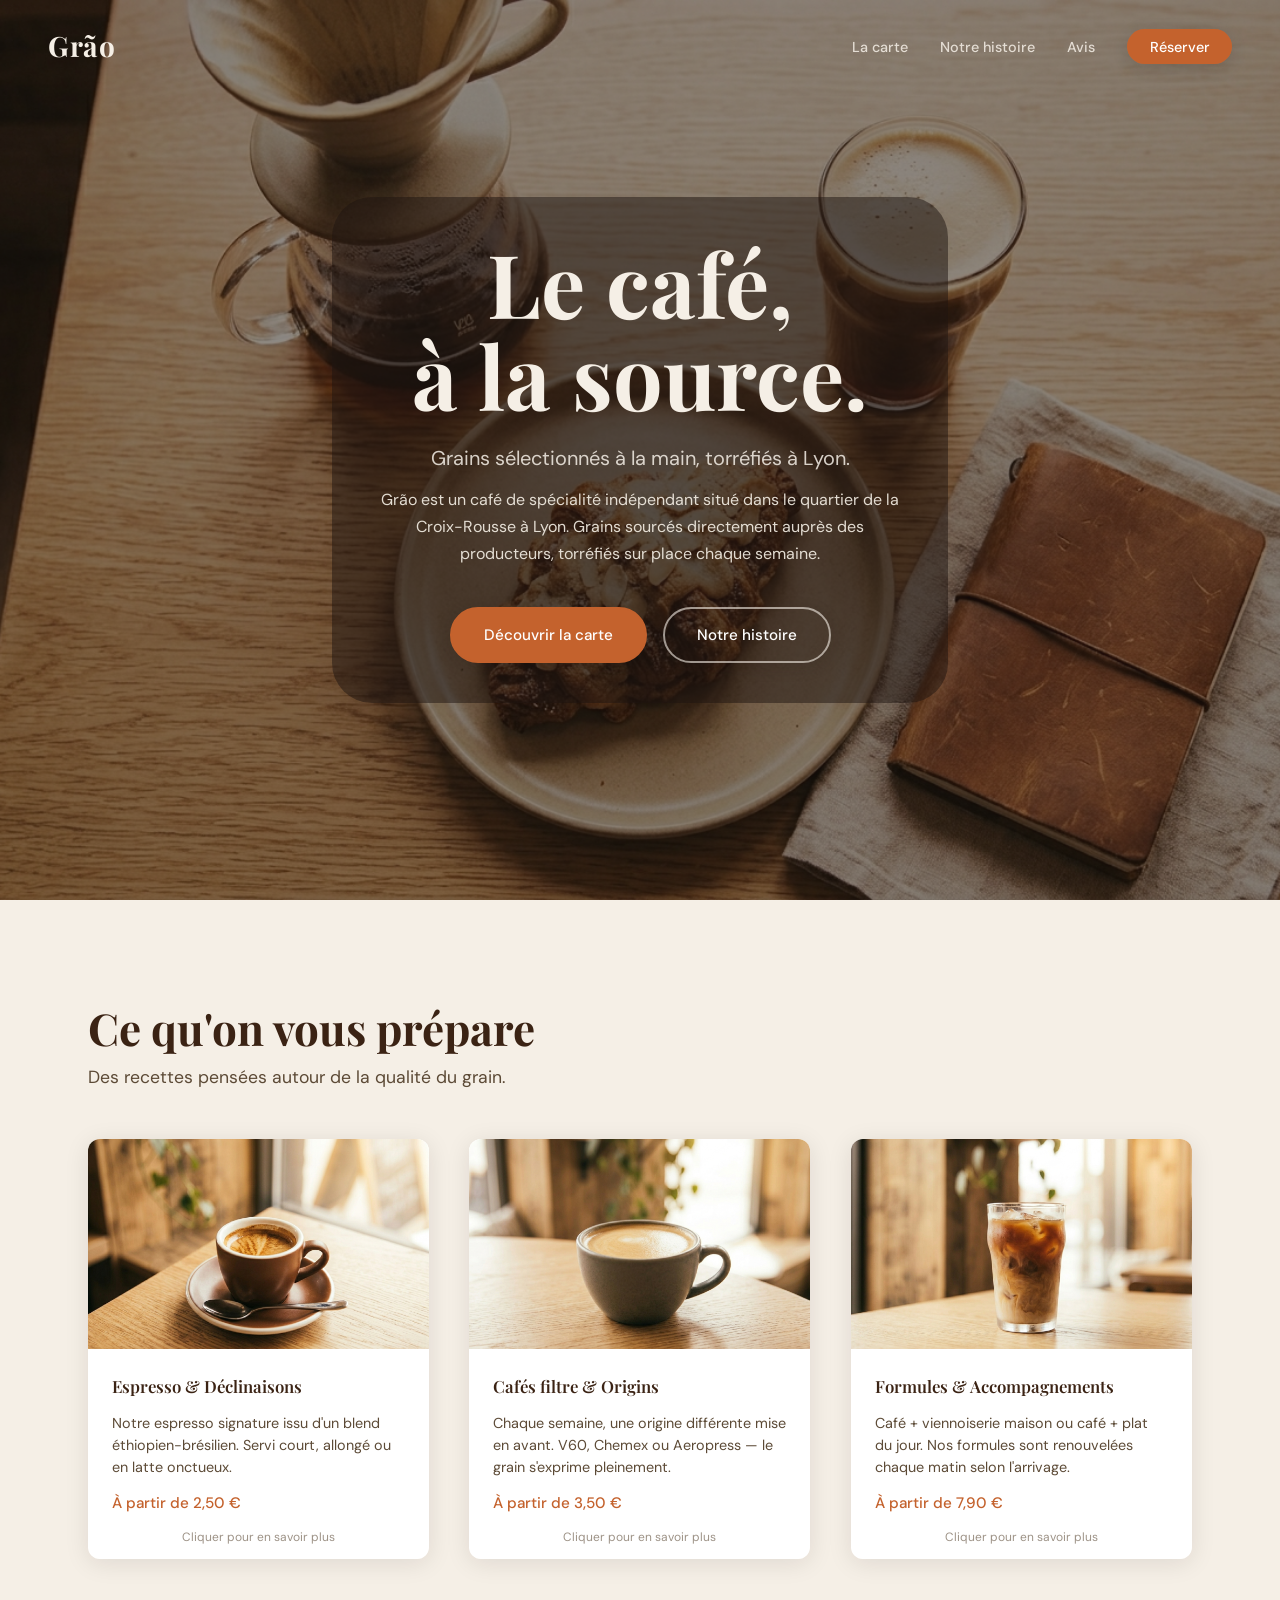
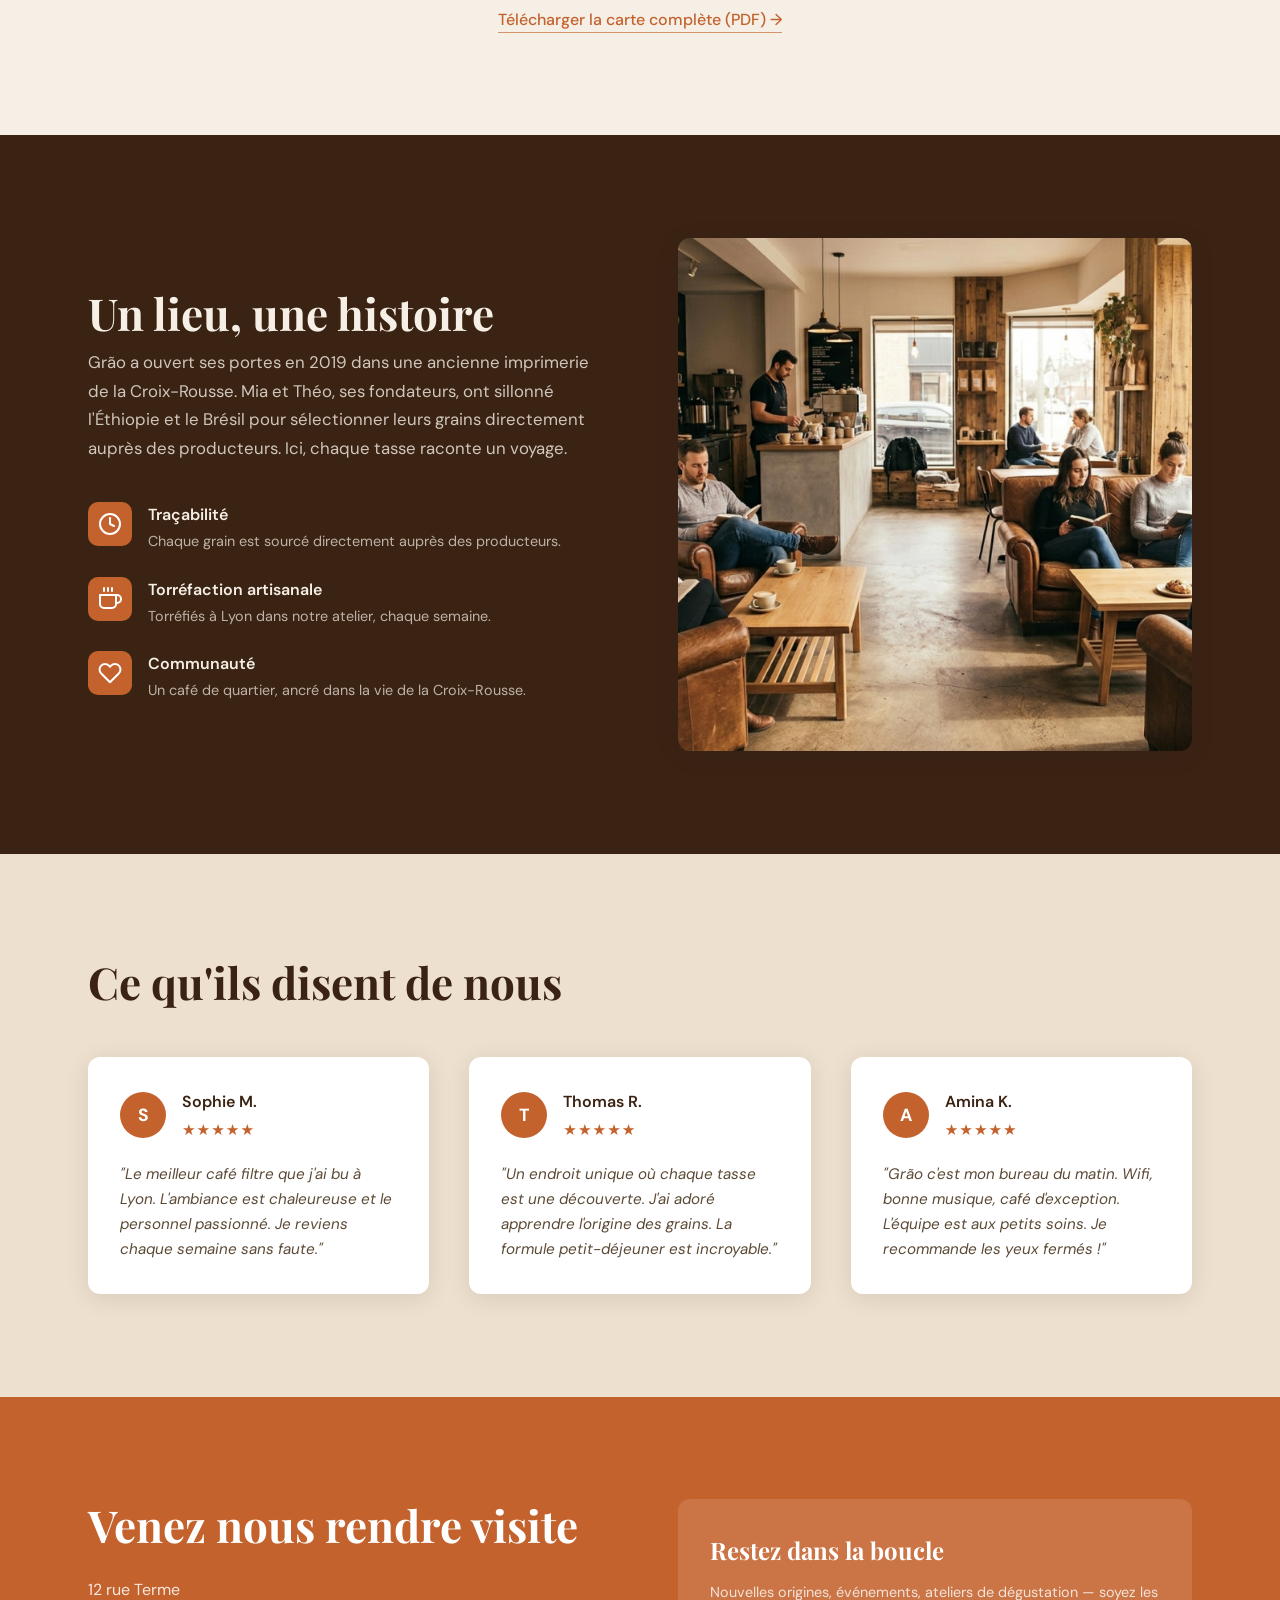
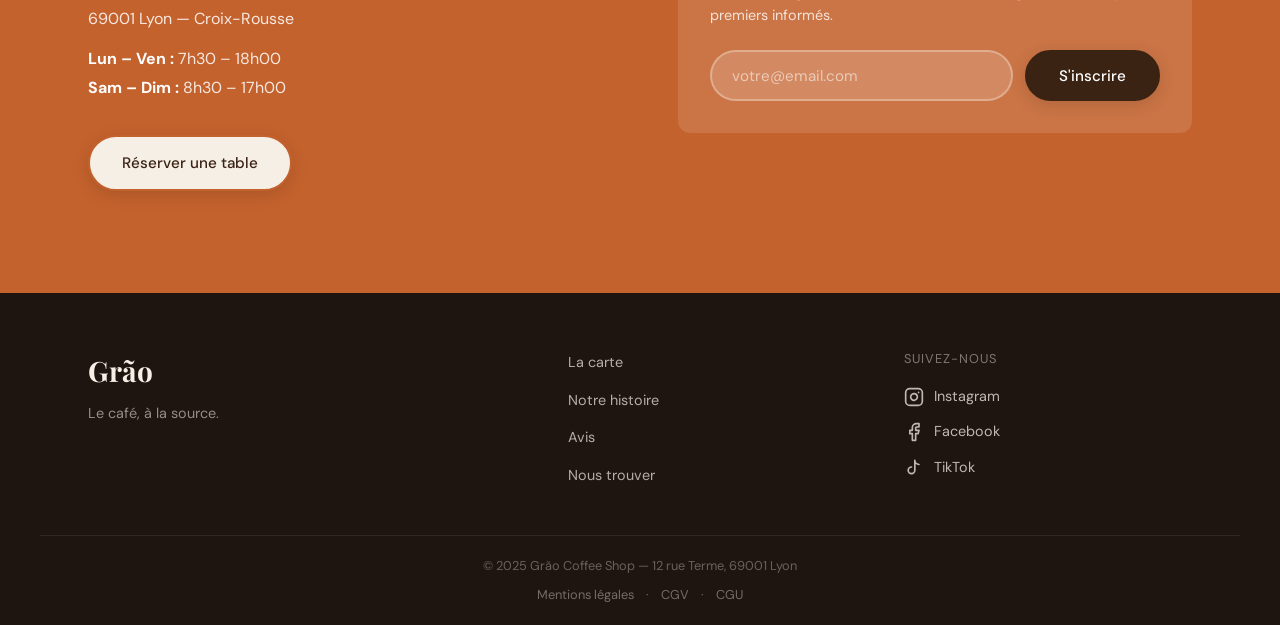
<file: index.html>
<!doctype html>
<html lang="fr">
  <head>
    <meta charset="UTF-8" />
    <meta name="viewport" content="width=device-width, initial-scale=1.0" />
    <title>Grão — Café de spécialité à Lyon</title>
    <meta
      name="description"
      content="Grão est un café de spécialité indépendant situé dans le quartier de la Croix-Rousse à Lyon. Grains sélectionnés à la main, torréfiés sur place."
    />
    <meta name="robots" content="index, follow, max-snippet:-1, max-image-preview:large, max-video-preview:-1" />
    <meta name="author" content="Grão Coffee Shop" />
    <meta
      name="keywords"
      content="café de spécialité Lyon, coffee shop Croix-Rousse, torréfaction artisanale Lyon, café filtre Lyon, espresso Lyon"
    />
    <meta name="geo.region" content="FR-ARA" />
    <meta name="geo.placename" content="Lyon, Croix-Rousse" />
    <link rel="canonical" href="https://grao-coffee.netlify.app/" />

    <!-- Open Graph -->
    <meta property="og:title" content="Grão — Café de spécialité à Lyon" />
    <meta
      property="og:description"
      content="Grão est un café de spécialité indépendant situé dans le quartier de la Croix-Rousse à Lyon. Grains sélectionnés à la main, torréfiés sur place."
    />
    <meta property="og:type" content="website" />
    <meta property="og:url" content="https://grao-coffee.netlify.app/" />
    <meta
      property="og:image"
      content="https://grao-coffee.netlify.app/assets/images/ambiance.png"
    />
    <meta
      property="og:image:alt"
      content="Intérieur du café Grão, Croix-Rousse Lyon"
    />
    <meta property="og:locale" content="fr_FR" />
    <meta property="og:site_name" content="Grão Coffee Shop" />

    <!-- Twitter Card -->
    <meta name="twitter:card" content="summary_large_image" />
    <meta name="twitter:title" content="Grão — Café de spécialité à Lyon" />
    <meta
      name="twitter:description"
      content="Grão est un café de spécialité indépendant situé dans le quartier de la Croix-Rousse à Lyon. Grains sélectionnés à la main, torréfiés sur place."
    />
    <meta
      name="twitter:image"
      content="https://grao-coffee.netlify.app/assets/images/ambiance.png"
    />

    <!-- JSON-LD : LocalBusiness -->
    <script type="application/ld+json">
      {
        "@context": "https://schema.org",
        "@type": "CafeOrCoffeeShop",
        "name": "Grão Coffee Shop",
        "description": "Café de spécialité indépendant situé dans le quartier de la Croix-Rousse à Lyon. Grains sélectionnés à la main, torréfiés sur place.",
        "url": "https://grao-coffee.netlify.app/",
        "image": "https://grao-coffee.netlify.app/assets/images/ambiance.png",
        "address": {
          "@type": "PostalAddress",
          "streetAddress": "12 rue Terme",
          "addressLocality": "Lyon",
          "postalCode": "69001",
          "addressCountry": "FR"
        },
        "geo": {
          "@type": "GeoCoordinates",
          "latitude": 45.7676,
          "longitude": 4.832
        },
        "openingHoursSpecification": [
          {
            "@type": "OpeningHoursSpecification",
            "dayOfWeek": [
              "Monday",
              "Tuesday",
              "Wednesday",
              "Thursday",
              "Friday"
            ],
            "opens": "07:30",
            "closes": "18:00"
          },
          {
            "@type": "OpeningHoursSpecification",
            "dayOfWeek": ["Saturday", "Sunday"],
            "opens": "08:30",
            "closes": "17:00"
          }
        ],
        "telephone": "+33-4-XX-XX-XX-XX",
        "email": "bonjour@grao-coffee.fr",
        "servesCuisine": "Café de spécialité",
        "priceRange": "€",
        "menu": "https://grao-coffee.netlify.app/#carte",
        "logo": {
          "@type": "ImageObject",
          "url": "https://grao-coffee.netlify.app/assets/images/favicon.png"
        },
        "aggregateRating": {
          "@type": "AggregateRating",
          "ratingValue": "5",
          "reviewCount": "3",
          "bestRating": "5",
          "worstRating": "1"
        },
        "sameAs": [
          "https://www.instagram.com/graocoffee",
          "https://www.facebook.com/graocoffee",
          "https://www.tiktok.com/@graocoffee"
        ]
      }
    </script>

    <!-- Favicon -->
    <link rel="icon" type="image/png" href="assets/images/favicon.png" />
    <link rel="apple-touch-icon" href="assets/images/favicon.png" />

    <!-- Google Fonts -->
    <link rel="preconnect" href="https://fonts.googleapis.com" />
    <link rel="preconnect" href="https://fonts.gstatic.com" crossorigin />
    <link
      href="https://fonts.googleapis.com/css2?family=Playfair+Display:wght@600;700&family=DM+Sans:wght@400;500&display=swap"
      rel="stylesheet"
    />

    <link rel="preload" href="style.css" as="style" />
    <link rel="stylesheet" href="style.css" />
    <link rel="dns-prefetch" href="https://fonts.googleapis.com" />
  </head>
  <body>
    <!-- ═══════════════════════════════════════
       HERO
  ═══════════════════════════════════════ -->
    <header role="banner">
      <nav class="nav" aria-label="Navigation principale">
        <a href="#" class="nav__logo" aria-label="Grão, retour à l'accueil"
          >Grão</a
        >
        <ul class="nav__links" role="list">
          <li><a href="#carte">La carte</a></li>
          <li><a href="#histoire">Notre histoire</a></li>
          <li><a href="#avis">Avis</a></li>
          <li><a href="#visiter" class="nav__cta">Réserver</a></li>
        </ul>
        <button
          class="nav__burger"
          aria-label="Ouvrir le menu"
          aria-expanded="false"
          aria-controls="nav-links"
        >
          <span></span><span></span><span></span>
        </button>
      </nav>
    </header>

    <main>
      <!-- ═══════════════════════════════════════
         HERO
    ═══════════════════════════════════════ -->
      <section class="hero" aria-labelledby="hero-title">
        <img src="assets/images/hero.png" alt="Café Grão — coffee shop de spécialité à Lyon Croix-Rousse, ambiance chaleureuse et torréfaction artisanale" class="hero__bg" fetchpriority="high" />
        <div class="hero__content">
          <h1 class="hero__title" id="hero-title">
            Le café,<br />à la source.
          </h1>
          <p class="hero__tagline">
            Grains sélectionnés à la main, torréfiés à Lyon.
          </p>
          <p class="hero__description">
            Grão est un café de spécialité indépendant situé dans le quartier de
            la Croix-Rousse à Lyon. Grains sourcés directement auprès des
            producteurs, torréfiés sur place chaque semaine.
          </p>
          <div class="hero__actions">
            <a href="#carte" class="btn btn--primary">Découvrir la carte</a>
            <a href="#histoire" class="btn btn--ghost">Notre histoire</a>
          </div>
        </div>
      </section>

      <!-- ═══════════════════════════════════════
         SECTION 2 — CARTE / OFFRE
    ═══════════════════════════════════════ -->
      <section class="offre" id="carte" aria-labelledby="offre-title">
        <div class="container">
          <h2 class="section-title" id="offre-title">Ce qu'on vous prépare</h2>
          <p class="section-subtitle">
            Des recettes pensées autour de la qualité du grain.
          </p>

          <div class="cards-grid">
            <article
              class="card"
              aria-label="Espresso et déclinaisons"
              tabindex="0"
              role="button"
              aria-pressed="false"
            >
              <div class="card__inner">
                <div class="card__front">
                  <div class="card__img-wrap">
                    <img
                      src="assets/images/card-espresso.png"
                      alt="Tasse d'espresso Grão"
                      loading="lazy"
                    />
                  </div>
                  <div class="card__body">
                    <h3 class="card__title">Espresso &amp; Déclinaisons</h3>
                    <p class="card__desc">
                      Notre espresso signature issu d'un blend
                      éthiopien-brésilien. Servi court, allongé ou en latte
                      onctueux.
                    </p>
                    <span class="card__price">À partir de 2,50 €</span>
                  </div>
                </div>
                <div class="card__back" aria-hidden="true">
                  <h3 class="card__back-title">Espresso &amp; Déclinaisons</h3>
                  <p>
                    Notre blend marie des arabicas d'Éthiopie (notes florales,
                    agrumes) et du Brésil (corps rond, chocolaté). Déclinable en
                    macchiato, cortado, flat white ou latte — chaque préparation
                    révèle une facette du grain.
                  </p>
                  <p>
                    Préparé sur machine La Marzocco par nos baristas formés à la
                    torréfaction.
                  </p>
                  <span class="card__price">À partir de 2,50 €</span>
                </div>
              </div>
              <span class="card__hint" aria-hidden="true"
                >Cliquer pour en savoir plus</span
              >
            </article>

            <article
              class="card"
              aria-label="Cafés filtre et origines"
              tabindex="0"
              role="button"
              aria-pressed="false"
            >
              <div class="card__inner">
                <div class="card__front">
                  <div class="card__img-wrap">
                    <img
                      src="assets/images/card-flatwhite.png"
                      alt="Flat white avec latte art"
                      loading="lazy"
                    />
                  </div>
                  <div class="card__body">
                    <h3 class="card__title">Cafés filtre &amp; Origins</h3>
                    <p class="card__desc">
                      Chaque semaine, une origine différente mise en avant. V60,
                      Chemex ou Aeropress — le grain s'exprime pleinement.
                    </p>
                    <span class="card__price">À partir de 3,50 €</span>
                  </div>
                </div>
                <div class="card__back" aria-hidden="true">
                  <h3 class="card__back-title">Cafés filtre &amp; Origins</h3>
                  <p>
                    Chaque lundi, une nouvelle origine prend sa place sur notre
                    bar : Kenya, Colombie, Yirgacheffe, Sidama... Choisissez
                    votre méthode — V60 pour la clarté, Chemex pour la
                    délicatesse, Aeropress pour l'intensité.
                  </p>
                  <p>
                    Un café filtre, c'est le grain dans toute sa vérité. Sourcé,
                    traçé, raconté.
                  </p>
                  <span class="card__price">À partir de 3,50 €</span>
                </div>
              </div>
              <span class="card__hint" aria-hidden="true"
                >Cliquer pour en savoir plus</span
              >
            </article>

            <article class="card" aria-label="Formules et accompagnements" tabindex="0" role="button" aria-pressed="false">
              <div class="card__inner">
                <div class="card__front">
                  <div class="card__img-wrap">
                    <img src="assets/images/card-coldbrew.png" alt="Cold brew en verre" loading="lazy" />
                  </div>
                  <div class="card__body">
                    <h3 class="card__title">Formules &amp; Accompagnements</h3>
                    <p class="card__desc">Café + viennoiserie maison ou café + plat du jour. Nos formules sont renouvelées chaque matin selon l'arrivage.</p>
                    <span class="card__price">À partir de 7,90 €</span>
                  </div>
                </div>
                <div class="card__back" aria-hidden="true">
                  <h3 class="card__back-title">Formules &amp; Accompagnements</h3>
                  <p>Le matin : croissant au beurre, pain au chocolat ou tartine de saison. Le midi : plat chaud du jour + café au choix. Tout est préparé en cuisine sur place, sans compromis sur la qualité.</p>
                  <p>Les formules changent chaque matin selon l'arrivage — venez découvrir la surprise du jour.</p>
                  <span class="card__price">À partir de 7,90 €</span>
                </div>
              </div>
              <span class="card__hint" aria-hidden="true">Cliquer pour en savoir plus</span>
            </article>
          </div>

          <div class="offre__footer">
            <a href="#" class="link-underline"
              >Télécharger la carte complète (PDF) →</a
            >
          </div>
        </div>
      </section>

      <!-- ═══════════════════════════════════════
         SECTION 3 — AMBIANCE / VALEURS
    ═══════════════════════════════════════ -->
      <section class="histoire" id="histoire" aria-labelledby="histoire-title">
        <div class="container histoire__inner">
          <div class="histoire__text">
            <h2 class="section-title section-title--light" id="histoire-title">
              Un lieu, une histoire
            </h2>
            <p class="histoire__body">
              Grão a ouvert ses portes en 2019 dans une ancienne imprimerie de
              la Croix-Rousse. Mia et Théo, ses fondateurs, ont sillonné
              l'Éthiopie et le Brésil pour sélectionner leurs grains directement
              auprès des producteurs. Ici, chaque tasse raconte un voyage.
            </p>

            <ul class="valeurs" role="list">
              <li class="valeur">
                <span class="valeur__icon" aria-hidden="true">
                  <svg
                    width="24"
                    height="24"
                    viewBox="0 0 24 24"
                    fill="none"
                    stroke="currentColor"
                    stroke-width="2"
                    stroke-linecap="round"
                    stroke-linejoin="round"
                  >
                    <path
                      d="M12 2C6.48 2 2 6.48 2 12s4.48 10 10 10 10-4.48 10-10S17.52 2 12 2z"
                    />
                    <path d="M12 6v6l4 2" />
                  </svg>
                </span>
                <div>
                  <strong class="valeur__title">Traçabilité</strong>
                  <p class="valeur__desc">
                    Chaque grain est sourcé directement auprès des producteurs.
                  </p>
                </div>
              </li>
              <li class="valeur">
                <span class="valeur__icon" aria-hidden="true">
                  <svg
                    width="24"
                    height="24"
                    viewBox="0 0 24 24"
                    fill="none"
                    stroke="currentColor"
                    stroke-width="2"
                    stroke-linecap="round"
                    stroke-linejoin="round"
                  >
                    <path d="M18 8h1a4 4 0 0 1 0 8h-1" />
                    <path d="M2 8h16v9a4 4 0 0 1-4 4H6a4 4 0 0 1-4-4V8z" />
                    <line x1="6" y1="1" x2="6" y2="4" />
                    <line x1="10" y1="1" x2="10" y2="4" />
                    <line x1="14" y1="1" x2="14" y2="4" />
                  </svg>
                </span>
                <div>
                  <strong class="valeur__title">Torréfaction artisanale</strong>
                  <p class="valeur__desc">
                    Torréfiés à Lyon dans notre atelier, chaque semaine.
                  </p>
                </div>
              </li>
              <li class="valeur">
                <span class="valeur__icon" aria-hidden="true">
                  <svg
                    width="24"
                    height="24"
                    viewBox="0 0 24 24"
                    fill="none"
                    stroke="currentColor"
                    stroke-width="2"
                    stroke-linecap="round"
                    stroke-linejoin="round"
                  >
                    <path
                      d="M20.84 4.61a5.5 5.5 0 0 0-7.78 0L12 5.67l-1.06-1.06a5.5 5.5 0 0 0-7.78 7.78l1.06 1.06L12 21.23l7.78-7.78 1.06-1.06a5.5 5.5 0 0 0 0-7.78z"
                    />
                  </svg>
                </span>
                <div>
                  <strong class="valeur__title">Communauté</strong>
                  <p class="valeur__desc">
                    Un café de quartier, ancré dans la vie de la Croix-Rousse.
                  </p>
                </div>
              </li>
            </ul>
          </div>

          <div class="histoire__visual">
            <img
              src="assets/images/ambiance.png"
              alt="Intérieur chaleureux du coffee shop Grão, lumière dorée et tables en bois"
              loading="lazy"
              class="histoire__img"
            />
          </div>
        </div>
      </section>

      <!-- ═══════════════════════════════════════
         SECTION 4 — AVIS CLIENTS
    ═══════════════════════════════════════ -->
      <section class="avis" id="avis" aria-labelledby="avis-title">
        <div class="container">
          <h2 class="section-title" id="avis-title">
            Ce qu'ils disent de nous
          </h2>

          <div class="cards-grid">
            <article class="avis-card" aria-label="Avis de Sophie M.">
              <div class="avis-card__header">
                <div class="avis-card__avatar" aria-hidden="true">S</div>
                <div>
                  <strong class="avis-card__name">Sophie M.</strong>
                  <div class="avis-card__stars" aria-label="5 étoiles sur 5">
                    ★★★★★
                  </div>
                </div>
              </div>
              <p class="avis-card__text">
                "Le meilleur café filtre que j'ai bu à Lyon. L'ambiance est
                chaleureuse et le personnel passionné. Je reviens chaque semaine
                sans faute."
              </p>
            </article>

            <article class="avis-card" aria-label="Avis de Thomas R.">
              <div class="avis-card__header">
                <div class="avis-card__avatar" aria-hidden="true">T</div>
                <div>
                  <strong class="avis-card__name">Thomas R.</strong>
                  <div class="avis-card__stars" aria-label="5 étoiles sur 5">
                    ★★★★★
                  </div>
                </div>
              </div>
              <p class="avis-card__text">
                "Un endroit unique où chaque tasse est une découverte. J'ai
                adoré apprendre l'origine des grains. La formule petit-déjeuner
                est incroyable."
              </p>
            </article>

            <article class="avis-card" aria-label="Avis de Amina K.">
              <div class="avis-card__header">
                <div class="avis-card__avatar" aria-hidden="true">A</div>
                <div>
                  <strong class="avis-card__name">Amina K.</strong>
                  <div class="avis-card__stars" aria-label="5 étoiles sur 5">
                    ★★★★★
                  </div>
                </div>
              </div>
              <p class="avis-card__text">
                "Grão c'est mon bureau du matin. Wifi, bonne musique, café
                d'exception. L'équipe est aux petits soins. Je recommande les
                yeux fermés !"
              </p>
            </article>
          </div>
        </div>
      </section>

      <!-- ═══════════════════════════════════════
         SECTION 5 — CTA SECONDAIRE
    ═══════════════════════════════════════ -->
      <section class="visiter" id="visiter" aria-labelledby="visiter-title">
        <div class="container visiter__inner">
          <div class="visiter__info">
            <h2 class="section-title section-title--light" id="visiter-title">
              Venez nous rendre visite
            </h2>
            <address class="visiter__address">
              <p>12 rue Terme<br />69001 Lyon — Croix-Rousse</p>
              <p class="visiter__horaires">
                <strong>Lun – Ven :</strong> 7h30 – 18h00<br />
                <strong>Sam – Dim :</strong> 8h30 – 17h00
              </p>
            </address>
            <a href="mailto:bonjour@grao-coffee.fr" class="btn btn--primary"
              >Réserver une table</a
            >
          </div>

          <div class="newsletter">
            <h3 class="newsletter__title">Restez dans la boucle</h3>
            <p class="newsletter__desc">
              Nouvelles origines, événements, ateliers de dégustation — soyez
              les premiers informés.
            </p>
            <form
              class="newsletter__form"
              action="#"
              method="post"
              aria-label="Formulaire newsletter"
            >
              <label for="email" class="sr-only">Votre adresse e-mail</label>
              <input
                type="email"
                id="email"
                name="email"
                placeholder="votre@email.com"
                required
                autocomplete="email"
              />
              <button type="submit" class="btn btn--primary">S'inscrire</button>
            </form>
          </div>
        </div>
      </section>
    </main>

    <!-- ═══════════════════════════════════════
       FOOTER
  ═══════════════════════════════════════ -->
    <footer class="footer" role="contentinfo">
      <div class="container footer__inner">
        <div class="footer__brand">
          <span class="footer__logo">Grão</span>
          <p class="footer__baseline">Le café, à la source.</p>
        </div>

        <nav class="footer__nav" aria-label="Navigation footer">
          <ul role="list">
            <li><a href="#carte">La carte</a></li>
            <li><a href="#histoire">Notre histoire</a></li>
            <li><a href="#avis">Avis</a></li>
            <li><a href="#visiter">Nous trouver</a></li>
          </ul>
        </nav>

        <div class="footer__social">
          <p class="footer__social-label">Suivez-nous</p>
          <ul class="footer__social-links" role="list">
            <li>
              <a
                href="#"
                aria-label="Instagram de Grão"
                rel="noopener noreferrer"
              >
                <svg
                  width="20"
                  height="20"
                  viewBox="0 0 24 24"
                  fill="none"
                  stroke="currentColor"
                  stroke-width="2"
                  stroke-linecap="round"
                  stroke-linejoin="round"
                  aria-hidden="true"
                >
                  <rect x="2" y="2" width="20" height="20" rx="5" ry="5" />
                  <path d="M16 11.37A4 4 0 1 1 12.63 8 4 4 0 0 1 16 11.37z" />
                  <line x1="17.5" y1="6.5" x2="17.51" y2="6.5" />
                </svg>
                Instagram
              </a>
            </li>
            <li>
              <a
                href="#"
                aria-label="Facebook de Grão"
                rel="noopener noreferrer"
              >
                <svg
                  width="20"
                  height="20"
                  viewBox="0 0 24 24"
                  fill="none"
                  stroke="currentColor"
                  stroke-width="2"
                  stroke-linecap="round"
                  stroke-linejoin="round"
                  aria-hidden="true"
                >
                  <path
                    d="M18 2h-3a5 5 0 0 0-5 5v3H7v4h3v8h4v-8h3l1-4h-4V7a1 1 0 0 1 1-1h3z"
                  />
                </svg>
                Facebook
              </a>
            </li>
            <li>
              <a href="#" aria-label="TikTok de Grão" rel="noopener noreferrer">
                <svg
                  width="20"
                  height="20"
                  viewBox="0 0 24 24"
                  fill="none"
                  stroke="currentColor"
                  stroke-width="2"
                  stroke-linecap="round"
                  stroke-linejoin="round"
                  aria-hidden="true"
                >
                  <path d="M9 12a4 4 0 1 0 4 4V4a5 5 0 0 0 5 5" />
                </svg>
                TikTok
              </a>
            </li>
          </ul>
        </div>
      </div>

      <div class="footer__bottom">
        <p>© 2025 Grão Coffee Shop — 12 rue Terme, 69001 Lyon</p>
        <nav class="footer__legal" aria-label="Liens légaux">
          <a href="mentions-legales.html">Mentions légales</a>
          <span aria-hidden="true">·</span>
          <a href="cgv.html">CGV</a>
          <span aria-hidden="true">·</span>
          <a href="cgu.html">CGU</a>
        </nav>
      </div>
    </footer>

    <script src="script.js" defer></script>
  </body>
</html>
</file>
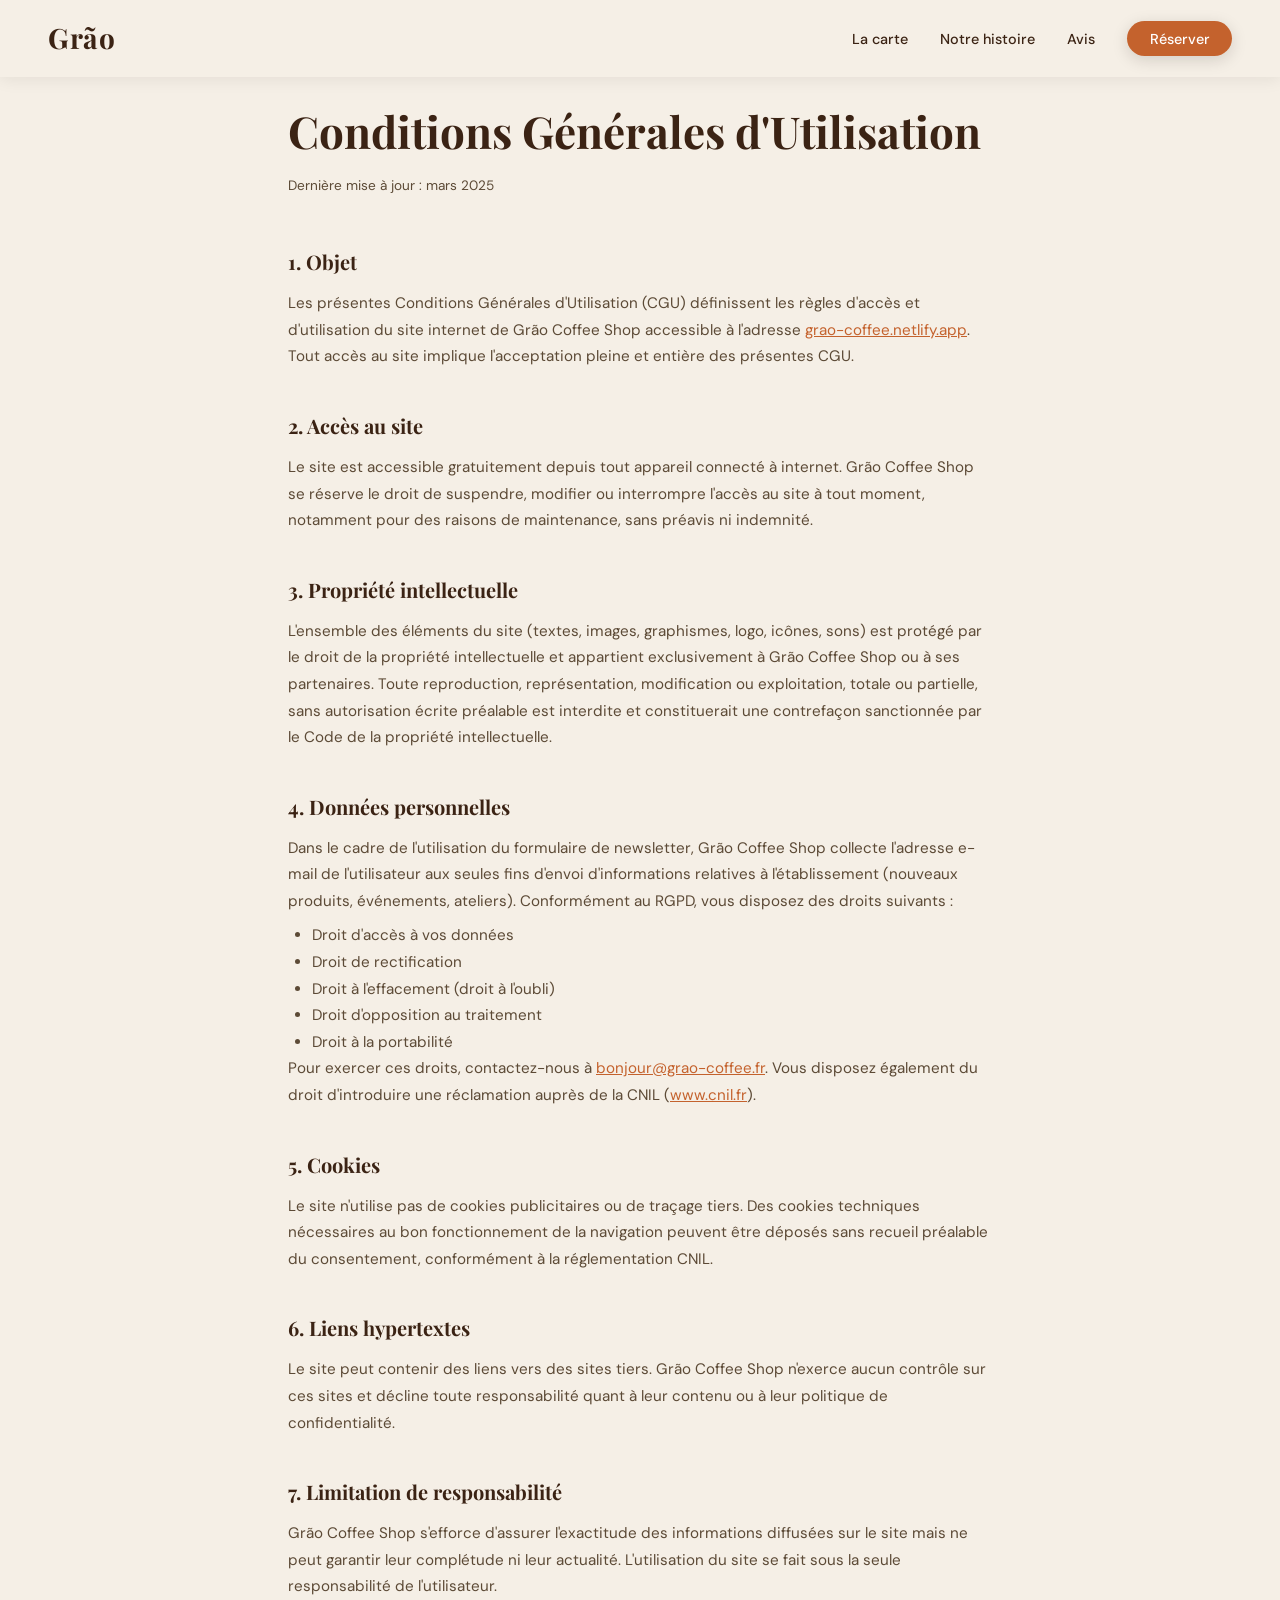
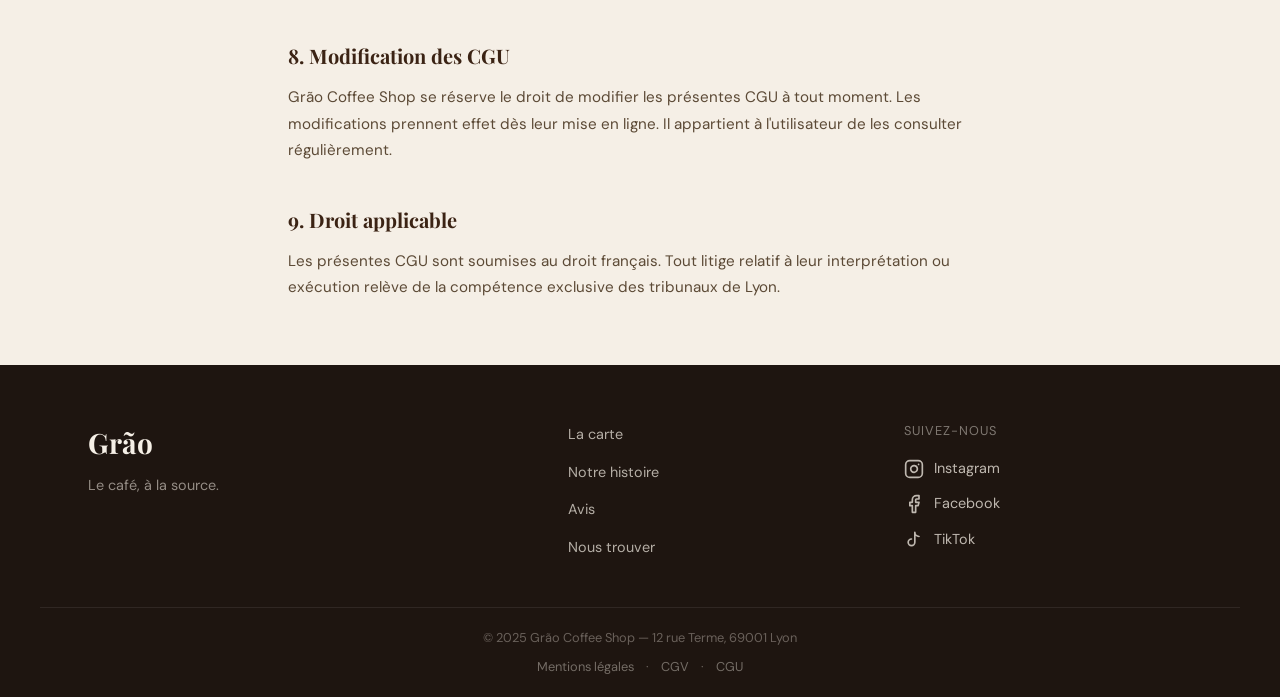
<file: cgu.html>
<!doctype html>
<html lang="fr">
  <head>
    <meta charset="UTF-8" />
    <meta name="viewport" content="width=device-width, initial-scale=1.0" />
    <title>Conditions Générales d'Utilisation — Grão Coffee Shop</title>
    <meta
      name="description"
      content="Conditions Générales d'Utilisation du site Grão Coffee Shop, café de spécialité situé au 12 rue Terme, 69001 Lyon."
    />
    <meta name="robots" content="noindex, follow" />
    <link rel="canonical" href="https://grao-coffee.netlify.app/cgu.html" />

    <!-- Favicon -->
    <link rel="icon" type="image/png" href="assets/images/favicon.png" />
    <link rel="apple-touch-icon" href="assets/images/favicon.png" />

    <!-- Google Fonts -->
    <link rel="preconnect" href="https://fonts.googleapis.com" />
    <link rel="preconnect" href="https://fonts.gstatic.com" crossorigin />
    <link
      href="https://fonts.googleapis.com/css2?family=Playfair+Display:wght@600;700&family=DM+Sans:wght@400;500&display=swap"
      rel="stylesheet"
    />

    <link rel="stylesheet" href="style.css" />
  </head>
  <body>
    <header role="banner">
      <nav class="nav nav--static" aria-label="Navigation principale">
        <a href="index.html" class="nav__logo" aria-label="Grão, retour à l'accueil">Grão</a>
        <ul class="nav__links" role="list">
          <li><a href="index.html#carte">La carte</a></li>
          <li><a href="index.html#histoire">Notre histoire</a></li>
          <li><a href="index.html#avis">Avis</a></li>
          <li><a href="index.html#visiter" class="nav__cta">Réserver</a></li>
        </ul>
        <button
          class="nav__burger"
          aria-label="Ouvrir le menu"
          aria-expanded="false"
          aria-controls="nav-links"
        >
          <span></span><span></span><span></span>
        </button>
      </nav>
    </header>

    <main>
      <article class="legal-page">
        <h1>Conditions Générales d'Utilisation</h1>
        <p class="legal-updated">Dernière mise à jour : mars 2025</p>

        <h2>1. Objet</h2>
        <p>
          Les présentes Conditions Générales d'Utilisation (CGU) définissent les règles d'accès
          et d'utilisation du site internet de Grão Coffee Shop accessible à l'adresse
          <a href="https://grao-coffee.netlify.app" rel="noopener noreferrer" target="_blank">grao-coffee.netlify.app</a>.
          Tout accès au site implique l'acceptation pleine et entière des présentes CGU.
        </p>

        <h2>2. Accès au site</h2>
        <p>
          Le site est accessible gratuitement depuis tout appareil connecté à internet. Grão
          Coffee Shop se réserve le droit de suspendre, modifier ou interrompre l'accès au site
          à tout moment, notamment pour des raisons de maintenance, sans préavis ni indemnité.
        </p>

        <h2>3. Propriété intellectuelle</h2>
        <p>
          L'ensemble des éléments du site (textes, images, graphismes, logo, icônes, sons) est
          protégé par le droit de la propriété intellectuelle et appartient exclusivement à
          Grão Coffee Shop ou à ses partenaires. Toute reproduction, représentation, modification
          ou exploitation, totale ou partielle, sans autorisation écrite préalable est interdite
          et constituerait une contrefaçon sanctionnée par le Code de la propriété intellectuelle.
        </p>

        <h2>4. Données personnelles</h2>
        <p>
          Dans le cadre de l'utilisation du formulaire de newsletter, Grão Coffee Shop collecte
          l'adresse e-mail de l'utilisateur aux seules fins d'envoi d'informations relatives à
          l'établissement (nouveaux produits, événements, ateliers). Conformément au RGPD, vous
          disposez des droits suivants :
        </p>
        <ul>
          <li>Droit d'accès à vos données</li>
          <li>Droit de rectification</li>
          <li>Droit à l'effacement (droit à l'oubli)</li>
          <li>Droit d'opposition au traitement</li>
          <li>Droit à la portabilité</li>
        </ul>
        <p>
          Pour exercer ces droits, contactez-nous à
          <a href="mailto:bonjour@grao-coffee.fr">bonjour@grao-coffee.fr</a>. Vous disposez
          également du droit d'introduire une réclamation auprès de la CNIL
          (<a href="https://www.cnil.fr" rel="noopener noreferrer" target="_blank">www.cnil.fr</a>).
        </p>

        <h2>5. Cookies</h2>
        <p>
          Le site n'utilise pas de cookies publicitaires ou de traçage tiers. Des cookies
          techniques nécessaires au bon fonctionnement de la navigation peuvent être déposés
          sans recueil préalable du consentement, conformément à la réglementation CNIL.
        </p>

        <h2>6. Liens hypertextes</h2>
        <p>
          Le site peut contenir des liens vers des sites tiers. Grão Coffee Shop n'exerce aucun
          contrôle sur ces sites et décline toute responsabilité quant à leur contenu ou à leur
          politique de confidentialité.
        </p>

        <h2>7. Limitation de responsabilité</h2>
        <p>
          Grão Coffee Shop s'efforce d'assurer l'exactitude des informations diffusées sur le
          site mais ne peut garantir leur complétude ni leur actualité. L'utilisation du site
          se fait sous la seule responsabilité de l'utilisateur.
        </p>

        <h2>8. Modification des CGU</h2>
        <p>
          Grão Coffee Shop se réserve le droit de modifier les présentes CGU à tout moment.
          Les modifications prennent effet dès leur mise en ligne. Il appartient à l'utilisateur
          de les consulter régulièrement.
        </p>

        <h2>9. Droit applicable</h2>
        <p>
          Les présentes CGU sont soumises au droit français. Tout litige relatif à leur
          interprétation ou exécution relève de la compétence exclusive des tribunaux de Lyon.
        </p>
      </article>
    </main>

    <footer class="footer" role="contentinfo">
      <div class="container footer__inner">
        <div class="footer__brand">
          <span class="footer__logo">Grão</span>
          <p class="footer__baseline">Le café, à la source.</p>
        </div>

        <nav class="footer__nav" aria-label="Navigation footer">
          <ul role="list">
            <li><a href="index.html#carte">La carte</a></li>
            <li><a href="index.html#histoire">Notre histoire</a></li>
            <li><a href="index.html#avis">Avis</a></li>
            <li><a href="index.html#visiter">Nous trouver</a></li>
          </ul>
        </nav>

        <div class="footer__social">
          <p class="footer__social-label">Suivez-nous</p>
          <ul class="footer__social-links" role="list">
            <li>
              <a href="#" aria-label="Instagram de Grão" rel="noopener noreferrer">
                <svg width="20" height="20" viewBox="0 0 24 24" fill="none" stroke="currentColor" stroke-width="2" stroke-linecap="round" stroke-linejoin="round" aria-hidden="true">
                  <rect x="2" y="2" width="20" height="20" rx="5" ry="5" />
                  <path d="M16 11.37A4 4 0 1 1 12.63 8 4 4 0 0 1 16 11.37z" />
                  <line x1="17.5" y1="6.5" x2="17.51" y2="6.5" />
                </svg>
                Instagram
              </a>
            </li>
            <li>
              <a href="#" aria-label="Facebook de Grão" rel="noopener noreferrer">
                <svg width="20" height="20" viewBox="0 0 24 24" fill="none" stroke="currentColor" stroke-width="2" stroke-linecap="round" stroke-linejoin="round" aria-hidden="true">
                  <path d="M18 2h-3a5 5 0 0 0-5 5v3H7v4h3v8h4v-8h3l1-4h-4V7a1 1 0 0 1 1-1h3z" />
                </svg>
                Facebook
              </a>
            </li>
            <li>
              <a href="#" aria-label="TikTok de Grão" rel="noopener noreferrer">
                <svg width="20" height="20" viewBox="0 0 24 24" fill="none" stroke="currentColor" stroke-width="2" stroke-linecap="round" stroke-linejoin="round" aria-hidden="true">
                  <path d="M9 12a4 4 0 1 0 4 4V4a5 5 0 0 0 5 5" />
                </svg>
                TikTok
              </a>
            </li>
          </ul>
        </div>
      </div>

      <div class="footer__bottom">
        <p>© 2025 Grão Coffee Shop — 12 rue Terme, 69001 Lyon</p>
        <nav class="footer__legal" aria-label="Liens légaux">
          <a href="mentions-legales.html">Mentions légales</a>
          <span aria-hidden="true">·</span>
          <a href="cgv.html">CGV</a>
          <span aria-hidden="true">·</span>
          <a href="cgu.html">CGU</a>
        </nav>
      </div>
    </footer>

    <script src="script.js"></script>
  </body>
</html>
</file>
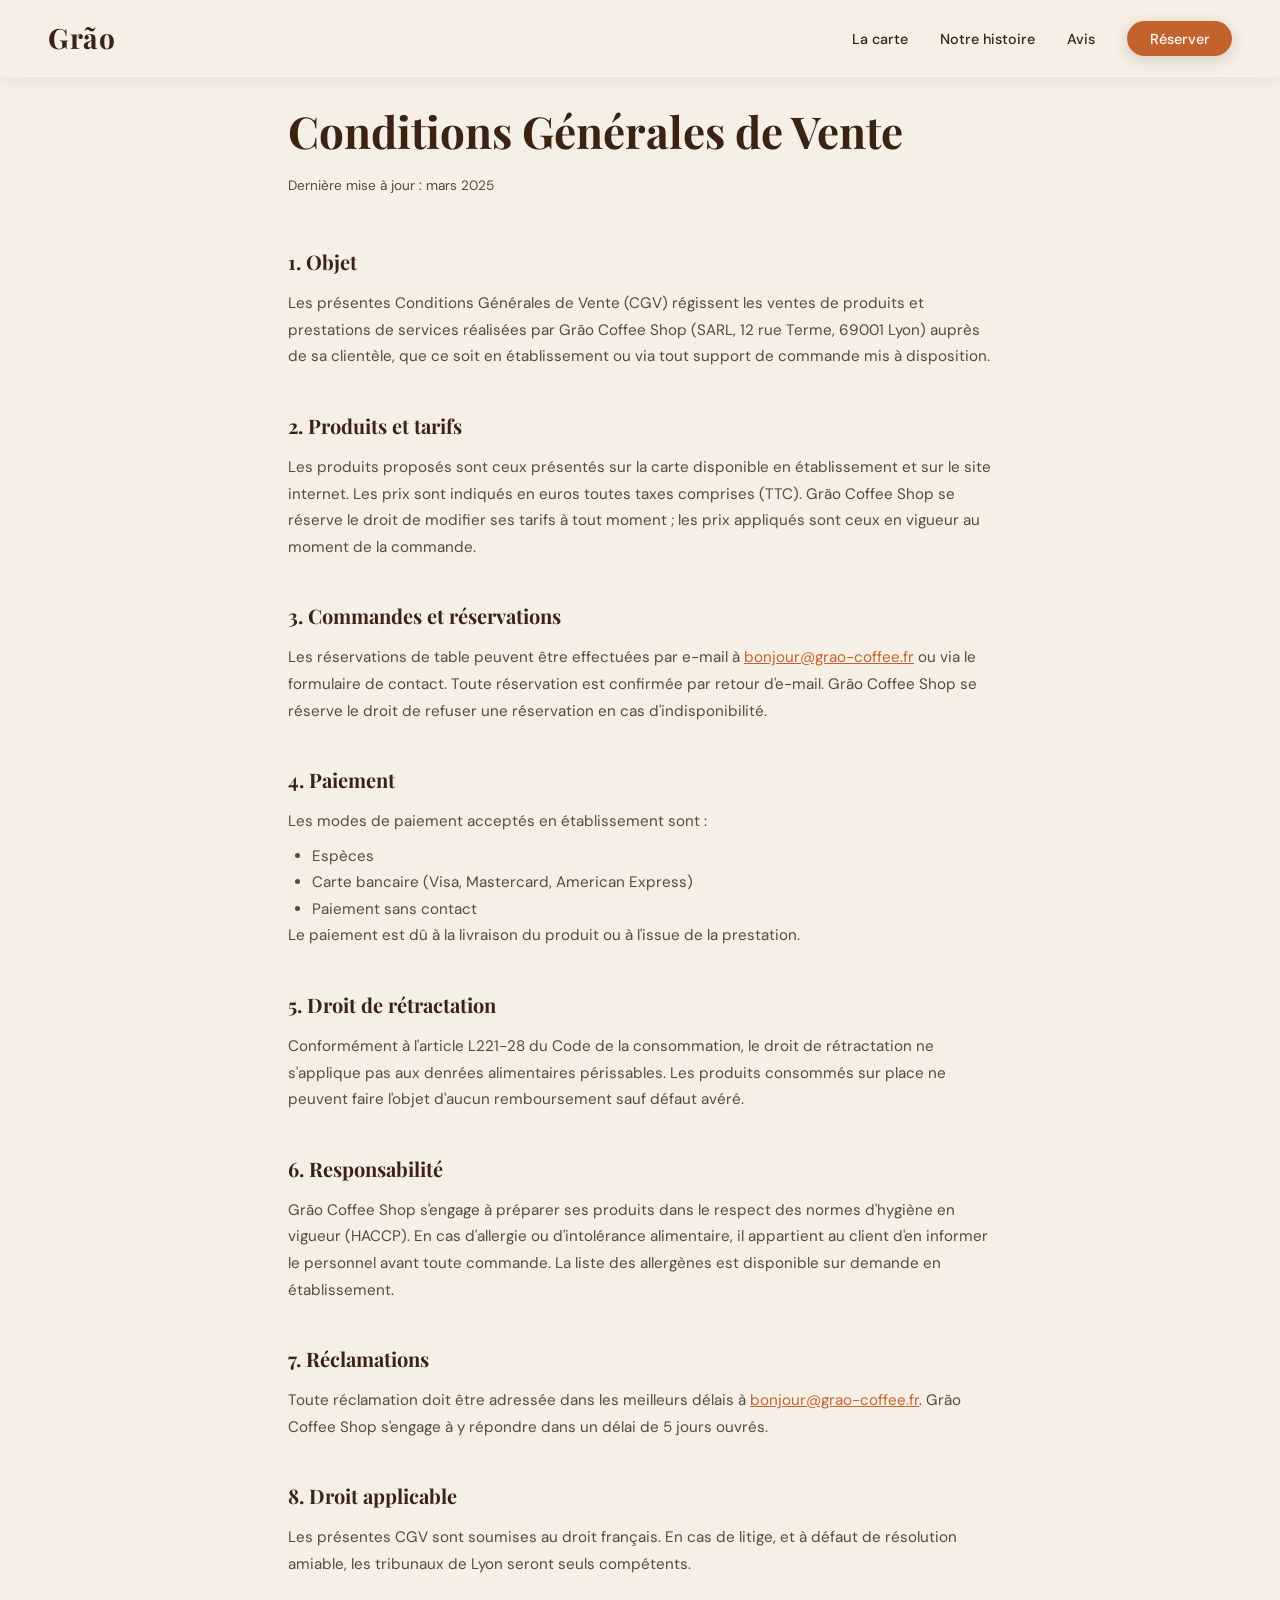
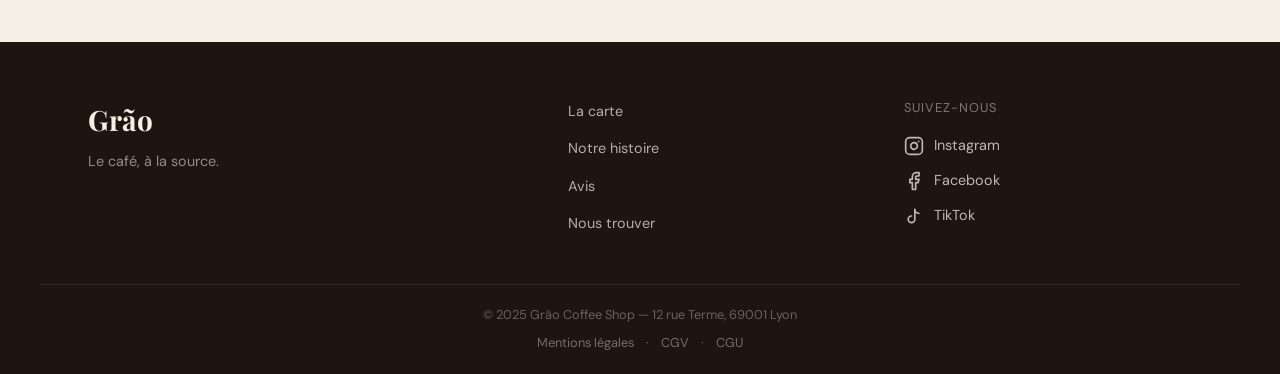
<file: cgv.html>
<!doctype html>
<html lang="fr">
  <head>
    <meta charset="UTF-8" />
    <meta name="viewport" content="width=device-width, initial-scale=1.0" />
    <title>Conditions Générales de Vente — Grão Coffee Shop</title>
    <meta
      name="description"
      content="Conditions Générales de Vente de Grão Coffee Shop, café de spécialité situé au 12 rue Terme, 69001 Lyon."
    />
    <meta name="robots" content="noindex, follow" />
    <link rel="canonical" href="https://grao-coffee.netlify.app/cgv.html" />

    <!-- Favicon -->
    <link rel="icon" type="image/png" href="assets/images/favicon.png" />
    <link rel="apple-touch-icon" href="assets/images/favicon.png" />

    <!-- Google Fonts -->
    <link rel="preconnect" href="https://fonts.googleapis.com" />
    <link rel="preconnect" href="https://fonts.gstatic.com" crossorigin />
    <link
      href="https://fonts.googleapis.com/css2?family=Playfair+Display:wght@600;700&family=DM+Sans:wght@400;500&display=swap"
      rel="stylesheet"
    />

    <link rel="stylesheet" href="style.css" />
  </head>
  <body>
    <header role="banner">
      <nav class="nav nav--static" aria-label="Navigation principale">
        <a href="index.html" class="nav__logo" aria-label="Grão, retour à l'accueil">Grão</a>
        <ul class="nav__links" role="list">
          <li><a href="index.html#carte">La carte</a></li>
          <li><a href="index.html#histoire">Notre histoire</a></li>
          <li><a href="index.html#avis">Avis</a></li>
          <li><a href="index.html#visiter" class="nav__cta">Réserver</a></li>
        </ul>
        <button
          class="nav__burger"
          aria-label="Ouvrir le menu"
          aria-expanded="false"
          aria-controls="nav-links"
        >
          <span></span><span></span><span></span>
        </button>
      </nav>
    </header>

    <main>
      <article class="legal-page">
        <h1>Conditions Générales de Vente</h1>
        <p class="legal-updated">Dernière mise à jour : mars 2025</p>

        <h2>1. Objet</h2>
        <p>
          Les présentes Conditions Générales de Vente (CGV) régissent les ventes de produits et
          prestations de services réalisées par Grão Coffee Shop (SARL, 12 rue Terme, 69001 Lyon)
          auprès de sa clientèle, que ce soit en établissement ou via tout support de commande mis
          à disposition.
        </p>

        <h2>2. Produits et tarifs</h2>
        <p>
          Les produits proposés sont ceux présentés sur la carte disponible en établissement et
          sur le site internet. Les prix sont indiqués en euros toutes taxes comprises (TTC).
          Grão Coffee Shop se réserve le droit de modifier ses tarifs à tout moment ; les prix
          appliqués sont ceux en vigueur au moment de la commande.
        </p>

        <h2>3. Commandes et réservations</h2>
        <p>
          Les réservations de table peuvent être effectuées par e-mail à
          <a href="mailto:bonjour@grao-coffee.fr">bonjour@grao-coffee.fr</a> ou via le formulaire
          de contact. Toute réservation est confirmée par retour d'e-mail. Grão Coffee Shop se
          réserve le droit de refuser une réservation en cas d'indisponibilité.
        </p>

        <h2>4. Paiement</h2>
        <p>Les modes de paiement acceptés en établissement sont :</p>
        <ul>
          <li>Espèces</li>
          <li>Carte bancaire (Visa, Mastercard, American Express)</li>
          <li>Paiement sans contact</li>
        </ul>
        <p>Le paiement est dû à la livraison du produit ou à l'issue de la prestation.</p>

        <h2>5. Droit de rétractation</h2>
        <p>
          Conformément à l'article L221-28 du Code de la consommation, le droit de rétractation
          ne s'applique pas aux denrées alimentaires périssables. Les produits consommés sur place
          ne peuvent faire l'objet d'aucun remboursement sauf défaut avéré.
        </p>

        <h2>6. Responsabilité</h2>
        <p>
          Grão Coffee Shop s'engage à préparer ses produits dans le respect des normes d'hygiène
          en vigueur (HACCP). En cas d'allergie ou d'intolérance alimentaire, il appartient au
          client d'en informer le personnel avant toute commande. La liste des allergènes est
          disponible sur demande en établissement.
        </p>

        <h2>7. Réclamations</h2>
        <p>
          Toute réclamation doit être adressée dans les meilleurs délais à
          <a href="mailto:bonjour@grao-coffee.fr">bonjour@grao-coffee.fr</a>. Grão Coffee Shop
          s'engage à y répondre dans un délai de 5 jours ouvrés.
        </p>

        <h2>8. Droit applicable</h2>
        <p>
          Les présentes CGV sont soumises au droit français. En cas de litige, et à défaut de
          résolution amiable, les tribunaux de Lyon seront seuls compétents.
        </p>
      </article>
    </main>

    <footer class="footer" role="contentinfo">
      <div class="container footer__inner">
        <div class="footer__brand">
          <span class="footer__logo">Grão</span>
          <p class="footer__baseline">Le café, à la source.</p>
        </div>

        <nav class="footer__nav" aria-label="Navigation footer">
          <ul role="list">
            <li><a href="index.html#carte">La carte</a></li>
            <li><a href="index.html#histoire">Notre histoire</a></li>
            <li><a href="index.html#avis">Avis</a></li>
            <li><a href="index.html#visiter">Nous trouver</a></li>
          </ul>
        </nav>

        <div class="footer__social">
          <p class="footer__social-label">Suivez-nous</p>
          <ul class="footer__social-links" role="list">
            <li>
              <a href="#" aria-label="Instagram de Grão" rel="noopener noreferrer">
                <svg width="20" height="20" viewBox="0 0 24 24" fill="none" stroke="currentColor" stroke-width="2" stroke-linecap="round" stroke-linejoin="round" aria-hidden="true">
                  <rect x="2" y="2" width="20" height="20" rx="5" ry="5" />
                  <path d="M16 11.37A4 4 0 1 1 12.63 8 4 4 0 0 1 16 11.37z" />
                  <line x1="17.5" y1="6.5" x2="17.51" y2="6.5" />
                </svg>
                Instagram
              </a>
            </li>
            <li>
              <a href="#" aria-label="Facebook de Grão" rel="noopener noreferrer">
                <svg width="20" height="20" viewBox="0 0 24 24" fill="none" stroke="currentColor" stroke-width="2" stroke-linecap="round" stroke-linejoin="round" aria-hidden="true">
                  <path d="M18 2h-3a5 5 0 0 0-5 5v3H7v4h3v8h4v-8h3l1-4h-4V7a1 1 0 0 1 1-1h3z" />
                </svg>
                Facebook
              </a>
            </li>
            <li>
              <a href="#" aria-label="TikTok de Grão" rel="noopener noreferrer">
                <svg width="20" height="20" viewBox="0 0 24 24" fill="none" stroke="currentColor" stroke-width="2" stroke-linecap="round" stroke-linejoin="round" aria-hidden="true">
                  <path d="M9 12a4 4 0 1 0 4 4V4a5 5 0 0 0 5 5" />
                </svg>
                TikTok
              </a>
            </li>
          </ul>
        </div>
      </div>

      <div class="footer__bottom">
        <p>© 2025 Grão Coffee Shop — 12 rue Terme, 69001 Lyon</p>
        <nav class="footer__legal" aria-label="Liens légaux">
          <a href="mentions-legales.html">Mentions légales</a>
          <span aria-hidden="true">·</span>
          <a href="cgv.html">CGV</a>
          <span aria-hidden="true">·</span>
          <a href="cgu.html">CGU</a>
        </nav>
      </div>
    </footer>

    <script src="script.js"></script>
  </body>
</html>
</file>
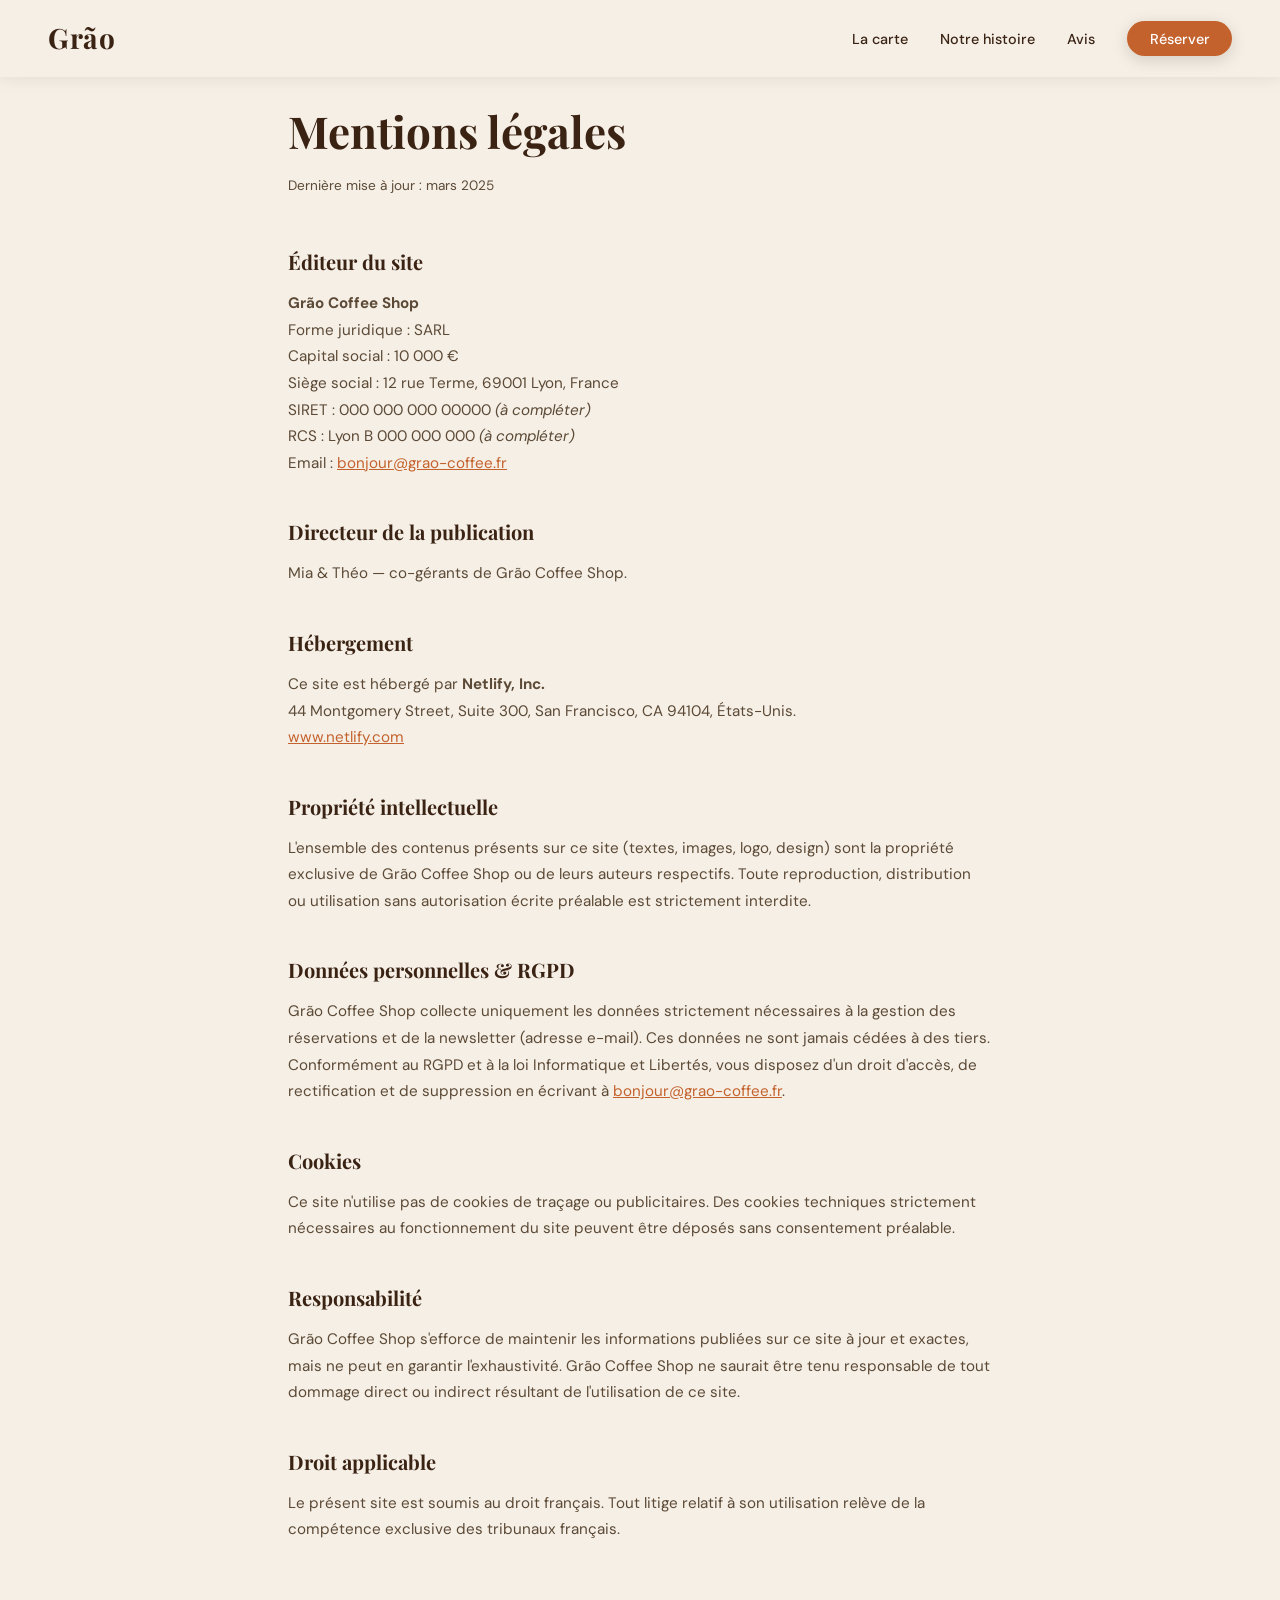
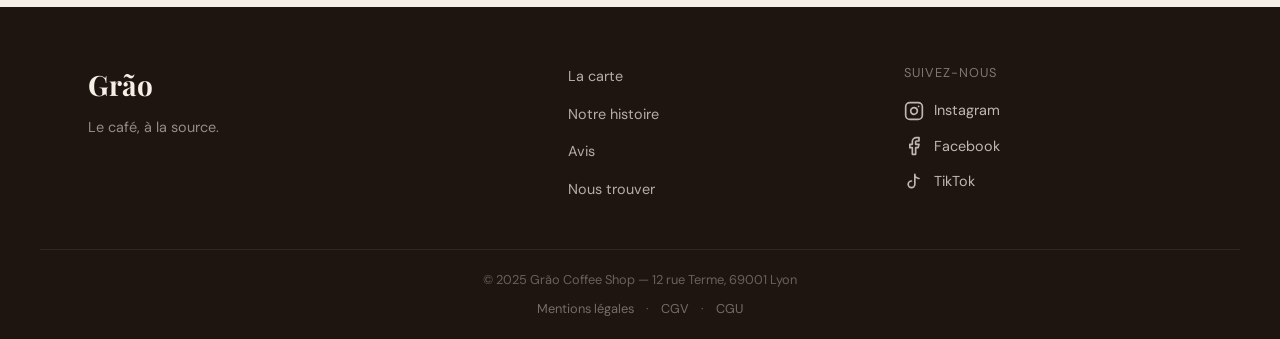
<file: mentions-legales.html>
<!doctype html>
<html lang="fr">
  <head>
    <meta charset="UTF-8" />
    <meta name="viewport" content="width=device-width, initial-scale=1.0" />
    <title>Mentions légales — Grão Coffee Shop</title>
    <meta
      name="description"
      content="Mentions légales du site Grão Coffee Shop, café de spécialité situé au 12 rue Terme, 69001 Lyon."
    />
    <meta name="robots" content="noindex, follow" />
    <link rel="canonical" href="https://grao-coffee.netlify.app/mentions-legales.html" />

    <!-- Favicon -->
    <link rel="icon" type="image/png" href="assets/images/favicon.png" />
    <link rel="apple-touch-icon" href="assets/images/favicon.png" />

    <!-- Google Fonts -->
    <link rel="preconnect" href="https://fonts.googleapis.com" />
    <link rel="preconnect" href="https://fonts.gstatic.com" crossorigin />
    <link
      href="https://fonts.googleapis.com/css2?family=Playfair+Display:wght@600;700&family=DM+Sans:wght@400;500&display=swap"
      rel="stylesheet"
    />

    <link rel="stylesheet" href="style.css" />
  </head>
  <body>
    <header role="banner">
      <nav class="nav nav--static" aria-label="Navigation principale">
        <a href="index.html" class="nav__logo" aria-label="Grão, retour à l'accueil">Grão</a>
        <ul class="nav__links" role="list">
          <li><a href="index.html#carte">La carte</a></li>
          <li><a href="index.html#histoire">Notre histoire</a></li>
          <li><a href="index.html#avis">Avis</a></li>
          <li><a href="index.html#visiter" class="nav__cta">Réserver</a></li>
        </ul>
        <button
          class="nav__burger"
          aria-label="Ouvrir le menu"
          aria-expanded="false"
          aria-controls="nav-links"
        >
          <span></span><span></span><span></span>
        </button>
      </nav>
    </header>

    <main>
      <article class="legal-page">
        <h1>Mentions légales</h1>
        <p class="legal-updated">Dernière mise à jour : mars 2025</p>

        <h2>Éditeur du site</h2>
        <p>
          <strong>Grão Coffee Shop</strong><br />
          Forme juridique : SARL<br />
          Capital social : 10 000 €<br />
          Siège social : 12 rue Terme, 69001 Lyon, France<br />
          SIRET : 000 000 000 00000 <em>(à compléter)</em><br />
          RCS : Lyon B 000 000 000 <em>(à compléter)</em><br />
          Email : <a href="mailto:bonjour@grao-coffee.fr">bonjour@grao-coffee.fr</a>
        </p>

        <h2>Directeur de la publication</h2>
        <p>Mia &amp; Théo — co-gérants de Grão Coffee Shop.</p>

        <h2>Hébergement</h2>
        <p>
          Ce site est hébergé par <strong>Netlify, Inc.</strong><br />
          44 Montgomery Street, Suite 300, San Francisco, CA 94104, États-Unis.<br />
          <a href="https://www.netlify.com" rel="noopener noreferrer" target="_blank">www.netlify.com</a>
        </p>

        <h2>Propriété intellectuelle</h2>
        <p>
          L'ensemble des contenus présents sur ce site (textes, images, logo, design) sont la propriété
          exclusive de Grão Coffee Shop ou de leurs auteurs respectifs. Toute reproduction, distribution
          ou utilisation sans autorisation écrite préalable est strictement interdite.
        </p>

        <h2>Données personnelles &amp; RGPD</h2>
        <p>
          Grão Coffee Shop collecte uniquement les données strictement nécessaires à la gestion des
          réservations et de la newsletter (adresse e-mail). Ces données ne sont jamais cédées à des
          tiers. Conformément au RGPD et à la loi Informatique et Libertés, vous disposez d'un droit
          d'accès, de rectification et de suppression en écrivant à
          <a href="mailto:bonjour@grao-coffee.fr">bonjour@grao-coffee.fr</a>.
        </p>

        <h2>Cookies</h2>
        <p>
          Ce site n'utilise pas de cookies de traçage ou publicitaires. Des cookies techniques
          strictement nécessaires au fonctionnement du site peuvent être déposés sans consentement
          préalable.
        </p>

        <h2>Responsabilité</h2>
        <p>
          Grão Coffee Shop s'efforce de maintenir les informations publiées sur ce site à jour et
          exactes, mais ne peut en garantir l'exhaustivité. Grão Coffee Shop ne saurait être tenu
          responsable de tout dommage direct ou indirect résultant de l'utilisation de ce site.
        </p>

        <h2>Droit applicable</h2>
        <p>
          Le présent site est soumis au droit français. Tout litige relatif à son utilisation relève
          de la compétence exclusive des tribunaux français.
        </p>
      </article>
    </main>

    <footer class="footer" role="contentinfo">
      <div class="container footer__inner">
        <div class="footer__brand">
          <span class="footer__logo">Grão</span>
          <p class="footer__baseline">Le café, à la source.</p>
        </div>

        <nav class="footer__nav" aria-label="Navigation footer">
          <ul role="list">
            <li><a href="index.html#carte">La carte</a></li>
            <li><a href="index.html#histoire">Notre histoire</a></li>
            <li><a href="index.html#avis">Avis</a></li>
            <li><a href="index.html#visiter">Nous trouver</a></li>
          </ul>
        </nav>

        <div class="footer__social">
          <p class="footer__social-label">Suivez-nous</p>
          <ul class="footer__social-links" role="list">
            <li>
              <a href="#" aria-label="Instagram de Grão" rel="noopener noreferrer">
                <svg width="20" height="20" viewBox="0 0 24 24" fill="none" stroke="currentColor" stroke-width="2" stroke-linecap="round" stroke-linejoin="round" aria-hidden="true">
                  <rect x="2" y="2" width="20" height="20" rx="5" ry="5" />
                  <path d="M16 11.37A4 4 0 1 1 12.63 8 4 4 0 0 1 16 11.37z" />
                  <line x1="17.5" y1="6.5" x2="17.51" y2="6.5" />
                </svg>
                Instagram
              </a>
            </li>
            <li>
              <a href="#" aria-label="Facebook de Grão" rel="noopener noreferrer">
                <svg width="20" height="20" viewBox="0 0 24 24" fill="none" stroke="currentColor" stroke-width="2" stroke-linecap="round" stroke-linejoin="round" aria-hidden="true">
                  <path d="M18 2h-3a5 5 0 0 0-5 5v3H7v4h3v8h4v-8h3l1-4h-4V7a1 1 0 0 1 1-1h3z" />
                </svg>
                Facebook
              </a>
            </li>
            <li>
              <a href="#" aria-label="TikTok de Grão" rel="noopener noreferrer">
                <svg width="20" height="20" viewBox="0 0 24 24" fill="none" stroke="currentColor" stroke-width="2" stroke-linecap="round" stroke-linejoin="round" aria-hidden="true">
                  <path d="M9 12a4 4 0 1 0 4 4V4a5 5 0 0 0 5 5" />
                </svg>
                TikTok
              </a>
            </li>
          </ul>
        </div>
      </div>

      <div class="footer__bottom">
        <p>© 2025 Grão Coffee Shop — 12 rue Terme, 69001 Lyon</p>
        <nav class="footer__legal" aria-label="Liens légaux">
          <a href="mentions-legales.html">Mentions légales</a>
          <span aria-hidden="true">·</span>
          <a href="cgv.html">CGV</a>
          <span aria-hidden="true">·</span>
          <a href="cgu.html">CGU</a>
        </nav>
      </div>
    </footer>

    <script src="script.js"></script>
  </body>
</html>
</file>
<file: style.css>
/* ═══════════════════════════════════════
   TOKENS
═══════════════════════════════════════ */
:root {
  --color-bg:        #F5EFE6;
  --color-bg-alt:    #EDE0CE;
  --color-text:      #1E1510;
  --color-muted:     #5C4A36;
  --color-primary:   #3B2314;
  --color-cta:       #C4622D;
  --color-accent:    #D4956A;
  --color-surface:   #FFFFFF;

  --font-serif: 'Playfair Display', Georgia, serif;
  --font-sans:  'DM Sans', system-ui, sans-serif;

  --shadow-card: 0 4px 24px rgba(30, 21, 16, 0.10);
  --shadow-btn:  0 4px 16px rgba(30, 21, 16, 0.15);

  --radius: 12px;
  --container: 1200px;
  --gap: clamp(1.5rem, 4vw, 2.5rem);
}

/* ═══════════════════════════════════════
   RESET & BASE
═══════════════════════════════════════ */
*, *::before, *::after { box-sizing: border-box; margin: 0; padding: 0; }

html { scroll-behavior: smooth; }

body {
  font-family: var(--font-sans);
  font-size: 1rem;
  line-height: 1.6;
  color: var(--color-text);
  background: var(--color-bg);
}

img { max-width: 100%; display: block; }
a { color: inherit; text-decoration: none; }
ul { list-style: none; }
address { font-style: normal; }

.sr-only {
  position: absolute; width: 1px; height: 1px;
  padding: 0; margin: -1px; overflow: hidden;
  clip: rect(0,0,0,0); white-space: nowrap; border: 0;
}

/* ═══════════════════════════════════════
   LAYOUT
═══════════════════════════════════════ */
.container {
  width: 100%;
  max-width: var(--container);
  margin-inline: auto;
  padding-inline: clamp(1rem, 5vw, 3rem);
}

.cards-grid {
  display: grid;
  grid-template-columns: repeat(3, 1fr);
  gap: var(--gap);
}

/* ═══════════════════════════════════════
   TYPOGRAPHY
═══════════════════════════════════════ */
.section-title {
  font-family: var(--font-serif);
  font-size: clamp(2rem, 4vw, 2.75rem);
  font-weight: 700;
  line-height: 1.2;
  color: var(--color-primary);
  margin-bottom: 0.5rem;
}

.section-title--light { color: var(--color-bg); }

.section-subtitle {
  color: var(--color-muted);
  font-size: 1.1rem;
  margin-bottom: 3rem;
}

/* ═══════════════════════════════════════
   BUTTONS
═══════════════════════════════════════ */
.btn {
  display: inline-flex;
  align-items: center;
  justify-content: center;
  padding: 0.85rem 2rem;
  border-radius: 50px;
  font-family: var(--font-sans);
  font-size: 0.95rem;
  font-weight: 500;
  cursor: pointer;
  border: 2px solid transparent;
  transition: transform 0.2s, box-shadow 0.2s, background 0.2s;
  box-shadow: var(--shadow-btn);
}

.btn--primary {
  background: var(--color-cta);
  color: var(--color-surface);
  border-color: var(--color-cta);
}
.btn--primary:hover {
  background: #ae5226;
  border-color: #ae5226;
  transform: translateY(-2px);
  box-shadow: 0 8px 24px rgba(196, 98, 45, 0.30);
}

.btn--ghost {
  background: transparent;
  color: var(--color-surface);
  border-color: rgba(245, 239, 230, 0.6);
}
.btn--ghost:hover {
  background: rgba(245, 239, 230, 0.15);
  border-color: var(--color-bg);
  transform: translateY(-2px);
}

/* ═══════════════════════════════════════
   NAVIGATION
═══════════════════════════════════════ */
.nav {
  position: fixed;
  top: 0; left: 0; right: 0;
  z-index: 100;
  display: flex;
  align-items: center;
  justify-content: space-between;
  padding: 1.5rem clamp(1rem, 5vw, 3rem);
  background: transparent;
  transition: background 0.3s ease, box-shadow 0.3s ease, padding 0.3s ease;
}

.nav--scrolled,
.nav--static {
  background: #f5efe6;
  box-shadow: 0 2px 16px rgba(30, 21, 16, 0.08);
  padding-block: 1rem;
}

.nav--scrolled .nav__logo,
.nav--scrolled .nav__links a,
.nav--static .nav__logo,
.nav--static .nav__links a {
  color: var(--color-primary);
}
.nav--scrolled .nav__links a:hover,
.nav--static .nav__links a:hover { color: var(--color-cta); }
.nav--scrolled .nav__burger span,
.nav--static .nav__burger span { background: var(--color-primary); }

.nav__logo {
  font-family: var(--font-serif);
  font-size: 1.75rem;
  font-weight: 700;
  color: var(--color-bg);
  letter-spacing: 0.02em;
}

.nav__links {
  display: flex;
  align-items: center;
  gap: 2rem;
  list-style: none;
}

.nav__links a {
  color: rgba(245, 239, 230, 0.85);
  font-size: 0.9rem;
  font-weight: 500;
  transition: color 0.2s;
}
.nav__links a:hover { color: var(--color-bg); }

.nav__cta {
  background: var(--color-cta);
  color: var(--color-surface) !important;
  padding: 0.55rem 1.4rem;
  border-radius: 50px;
  box-shadow: var(--shadow-btn);
  transition: background 0.2s, transform 0.2s !important;
}
.nav__cta:hover {
  background: #ae5226 !important;
  transform: translateY(-1px);
}

.nav__burger {
  display: none;
  flex-direction: column;
  gap: 5px;
  background: none;
  border: none;
  cursor: pointer;
  padding: 4px;
}
.nav__burger span {
  display: block;
  width: 24px;
  height: 2px;
  background: var(--color-bg);
  border-radius: 2px;
  transition: transform 0.3s, opacity 0.3s;
}

/* ═══════════════════════════════════════
   HERO
═══════════════════════════════════════ */
.hero {
  position: relative;
  height: 100vh;
  min-height: 600px;
  display: flex;
  align-items: center;
  justify-content: center;
  text-align: center;
  overflow: hidden;
}

.hero__bg {
  position: absolute;
  inset: 0;
  width: 100%;
  height: 100%;
  object-fit: cover;
  z-index: 0;
}

.hero::before {
  content: '';
  position: absolute;
  inset: 0;
  background: rgba(30, 21, 16, 0.50);
  z-index: 1;
}

.hero__content {
  position: relative;
  z-index: 2;
  max-width: 700px;
  padding: 2.5rem clamp(1.5rem, 4vw, 3rem);
  background: rgba(30, 21, 16, 0.50);
  border-radius: 40px;
}

.hero__title {
  font-family: var(--font-serif);
  font-size: clamp(3rem, 8vw, 5.5rem);
  font-weight: 700;
  line-height: 1.05;
  color: var(--color-bg);
  margin-bottom: 1.25rem;
}

.hero__tagline {
  font-size: clamp(1rem, 2.5vw, 1.25rem);
  color: rgba(245, 239, 230, 0.85);
  margin-bottom: 0.75rem;
  font-weight: 400;
}

.hero__description {
  font-size: clamp(0.85rem, 1.5vw, 1rem);
  color: rgba(245, 239, 230, 0.90);
  margin-bottom: 2.5rem;
  max-width: 520px;
  margin-inline: auto;
  line-height: 1.7;
}

.hero__actions {
  display: flex;
  gap: 1rem;
  justify-content: center;
  flex-wrap: wrap;
}

/* ═══════════════════════════════════════
   SECTION OFFRE
═══════════════════════════════════════ */
.offre {
  background: var(--color-bg);
  padding-block: clamp(4rem, 8vw, 7rem);
}

.offre .section-title { margin-bottom: 0.5rem; }

/* Cards produit */
.card {
  border-radius: var(--radius);
  cursor: pointer;
  height: 420px;
  position: relative;
}
.card:hover:not(.is-flipped) { transform: translateY(-4px); }

.card__inner {
  width: 100%;
  height: 100%;
  position: relative;
  transform-style: preserve-3d;
  transition: transform 0.55s cubic-bezier(0.45, 0, 0.55, 1);
  border-radius: var(--radius);
  box-shadow: var(--shadow-card);
  transform: perspective(1000px) rotateY(0deg);
}
.card.is-flipped .card__inner { transform: perspective(1000px) rotateY(180deg); }
.card.is-flipped { box-shadow: none; }

.card__front,
.card__back {
  position: absolute;
  inset: 0;
  backface-visibility: hidden;
  -webkit-backface-visibility: hidden;
  border-radius: var(--radius);
  overflow: hidden;
}

.card__front {
  background: var(--color-surface);
  display: flex;
  flex-direction: column;
}

.card__back {
  background: var(--color-primary);
  color: var(--color-bg);
  transform: rotateY(180deg);
  display: flex;
  flex-direction: column;
  justify-content: center;
  gap: 1rem;
  padding: 2rem;
}

.card__img-wrap { width: 100%; aspect-ratio: 4/3; overflow: hidden; }

.card__img-wrap img {
  width: 100%;
  height: 100%;
  object-fit: cover;
  display: block;
  transition: transform 0.4s ease;
}
.card:hover:not(.is-flipped) .card__img-wrap img { transform: scale(1.04); }

.card__body {
  padding: 1.5rem 1.5rem 2.75rem;
  flex: 1;
  display: flex;
  flex-direction: column;
  gap: 0.75rem;
}

.card__title {
  font-family: var(--font-serif);
  font-size: 1.05rem;
  font-weight: 600;
  white-space: nowrap;
  overflow: hidden;
  text-overflow: ellipsis;
  color: var(--color-primary);
}

.card__desc {
  color: var(--color-muted);
  font-size: 0.9rem;
  line-height: 1.55;
  flex: 1;
}

.card__price {
  display: inline-block;
  font-weight: 500;
  font-size: 0.95rem;
  color: var(--color-cta);
  margin-top: auto;
}

.card__back .card__price { color: var(--color-accent); }

.card__back-title {
  font-family: var(--font-serif);
  font-size: 1.3rem;
  font-weight: 600;
  color: var(--color-bg);
  margin-bottom: 0.25rem;
}

.card__back p {
  font-size: 0.9rem;
  line-height: 1.65;
  color: rgba(245, 239, 230, 0.85);
}

.card__hint {
  position: absolute;
  bottom: 0.75rem;
  left: 0;
  right: 0;
  text-align: center;
  font-size: 0.75rem;
  color: var(--color-muted);
  opacity: 0.6;
  pointer-events: none;
  transition: opacity 0.2s;
}
.card:hover .card__hint { opacity: 1; }
.card.is-flipped .card__hint { opacity: 0; }

.offre__footer {
  text-align: center;
  margin-top: 3rem;
}

.link-underline {
  color: var(--color-cta);
  font-weight: 500;
  border-bottom: 1px solid var(--color-accent);
  padding-bottom: 2px;
  transition: color 0.2s, border-color 0.2s;
}
.link-underline:hover { color: var(--color-primary); border-color: var(--color-primary); }

/* ═══════════════════════════════════════
   SECTION HISTOIRE
═══════════════════════════════════════ */
.histoire {
  background: var(--color-primary);
  padding-block: clamp(4rem, 8vw, 7rem);
}

.histoire__inner {
  display: grid;
  grid-template-columns: 1fr 1fr;
  gap: clamp(2rem, 6vw, 5rem);
  align-items: center;
}

.histoire__body {
  color: rgba(245, 239, 230, 0.80);
  font-size: 1.05rem;
  line-height: 1.7;
  margin-bottom: 2.5rem;
}

.valeurs { display: flex; flex-direction: column; gap: 1.5rem; }

.valeur {
  display: flex;
  align-items: flex-start;
  gap: 1rem;
}

.valeur__icon {
  flex-shrink: 0;
  width: 44px; height: 44px;
  border-radius: 10px;
  background: var(--color-cta);
  display: flex;
  align-items: center;
  justify-content: center;
  color: #fff;
}

.valeur__title {
  display: block;
  color: var(--color-bg);
  font-weight: 600;
  margin-bottom: 0.2rem;
}

.valeur__desc {
  color: rgba(245, 239, 230, 0.70);
  font-size: 0.9rem;
  line-height: 1.5;
}

.histoire__visual { height: 100%; min-height: 380px; }

.histoire__img {
  width: 100%;
  height: 100%;
  min-height: 380px;
  object-fit: cover;
  border-radius: var(--radius);
  box-shadow: var(--shadow-card);
}

/* ═══════════════════════════════════════
   SECTION AVIS
═══════════════════════════════════════ */
.avis {
  background: var(--color-bg-alt);
  padding-block: clamp(4rem, 8vw, 7rem);
}

.avis .section-title { margin-bottom: 3rem; }

.avis-card {
  background: var(--color-surface);
  border-radius: var(--radius);
  padding: 2rem;
  box-shadow: var(--shadow-card);
  display: flex;
  flex-direction: column;
  gap: 1.25rem;
  transition: transform 0.25s, box-shadow 0.25s;
}
.avis-card:hover {
  transform: translateY(-4px);
  box-shadow: 0 12px 40px rgba(30, 21, 16, 0.15);
}

.avis-card__header {
  display: flex;
  align-items: center;
  gap: 1rem;
}

.avis-card__avatar {
  width: 46px; height: 46px;
  border-radius: 50%;
  background: var(--color-cta);
  color: #fff;
  font-weight: 700;
  font-size: 1.1rem;
  display: flex;
  align-items: center;
  justify-content: center;
  flex-shrink: 0;
}

.avis-card__name {
  display: block;
  font-weight: 600;
  color: var(--color-primary);
  margin-bottom: 0.2rem;
}

.avis-card__stars {
  color: var(--color-cta);
  font-size: 0.95rem;
  letter-spacing: 1px;
}

.avis-card__text {
  color: var(--color-muted);
  font-size: 0.95rem;
  line-height: 1.65;
  font-style: italic;
}

/* ═══════════════════════════════════════
   SECTION VISITER / CTA
═══════════════════════════════════════ */
.visiter {
  background: var(--color-cta);
  padding-block: clamp(4rem, 8vw, 7rem);
}

.visiter__inner {
  display: grid;
  grid-template-columns: 1fr 1fr;
  gap: clamp(2rem, 6vw, 5rem);
  align-items: start;
}

.visiter .section-title { color: var(--color-surface); margin-bottom: 1.5rem; }

.visiter__info .btn--primary {
  background: #f5efe6;
  color: #3b2314;
}
.visiter__info .btn--primary:hover {
  background: #ede0ce;
  color: #3b2314;
}

.visiter__address {
  color: rgba(255, 255, 255, 0.85);
  font-size: 1rem;
  line-height: 1.8;
  margin-bottom: 2rem;
}

.visiter__horaires { margin-top: 0.75rem; }
.visiter__horaires strong { color: #fff; }

.newsletter {
  background: rgba(255,255,255,0.12);
  border-radius: var(--radius);
  padding: 2rem;
  backdrop-filter: blur(4px);
}

.newsletter__title {
  font-family: var(--font-serif);
  font-size: 1.5rem;
  color: #fff;
  margin-bottom: 0.75rem;
}

.newsletter__desc {
  color: rgba(255,255,255,0.80);
  font-size: 0.9rem;
  margin-bottom: 1.5rem;
  line-height: 1.55;
}

.newsletter__form {
  display: flex;
  gap: 0.75rem;
  flex-wrap: wrap;
}

.newsletter__form input[type="email"] {
  flex: 1;
  min-width: 200px;
  padding: 0.85rem 1.25rem;
  border-radius: 50px;
  border: 2px solid rgba(255,255,255,0.30);
  background: rgba(255,255,255,0.15);
  color: #fff;
  font-family: var(--font-sans);
  font-size: 0.95rem;
  outline: none;
  transition: border-color 0.2s;
}
.newsletter__form input[type="email"]::placeholder { color: rgba(255,255,255,0.55); }
.newsletter__form input[type="email"]:focus { border-color: rgba(255,255,255,0.70); }

.newsletter__form .btn--primary {
  background: var(--color-primary);
  border-color: var(--color-primary);
  white-space: nowrap;
}
.newsletter__form .btn--primary:hover { background: #2a180e; border-color: #2a180e; }

/* ═══════════════════════════════════════
   FOOTER
═══════════════════════════════════════ */
.footer {
  background: var(--color-text);
  color: rgba(245, 239, 230, 0.75);
  padding-top: 3.5rem;
}

.footer__inner {
  display: grid;
  grid-template-columns: 1.5fr 1fr 1fr;
  gap: clamp(1.5rem, 4vw, 3rem);
  padding-bottom: 3rem;
  border-bottom: 1px solid rgba(255,255,255,0.08);
}

.footer__logo {
  font-family: var(--font-serif);
  font-size: 1.75rem;
  font-weight: 700;
  color: var(--color-bg);
  display: block;
  margin-bottom: 0.5rem;
}

.footer__baseline {
  font-size: 0.9rem;
  color: rgba(245, 239, 230, 0.55);
}

.footer__nav ul {
  display: flex;
  flex-direction: column;
  gap: 0.75rem;
}

.footer__nav a {
  font-size: 0.9rem;
  color: rgba(245, 239, 230, 0.70);
  transition: color 0.2s;
}
.footer__nav a:hover { color: var(--color-bg); }

.footer__social-label {
  font-size: 0.8rem;
  text-transform: uppercase;
  letter-spacing: 0.08em;
  color: rgba(245, 239, 230, 0.45);
  margin-bottom: 1rem;
}

.footer__social-links {
  display: flex;
  flex-direction: column;
  gap: 0.75rem;
}

.footer__social-links a {
  display: flex;
  align-items: center;
  gap: 0.6rem;
  color: rgba(245, 239, 230, 0.75);
  font-size: 0.9rem;
  transition: color 0.2s;
}
.footer__social-links a:hover { color: var(--color-bg); }

.footer__bottom {
  text-align: center;
  padding-block: 1.25rem;
  font-size: 0.8rem;
  color: rgba(245, 239, 230, 0.35);
  display: flex;
  flex-direction: column;
  gap: 0.5rem;
  align-items: center;
}

.footer__legal {
  display: flex;
  gap: 0.75rem;
  align-items: center;
}

.footer__legal a {
  color: rgba(245, 239, 230, 0.40);
  transition: color 0.2s;
}
.footer__legal a:hover { color: rgba(245, 239, 230, 0.80); }

/* Pages légales */
.legal-page {
  max-width: 800px;
  margin-inline: auto;
  padding: 6rem clamp(1rem, 5vw, 3rem) 4rem;
  color: var(--color-text);
}
.legal-page h1 {
  font-family: var(--font-serif);
  font-size: clamp(2rem, 4vw, 2.75rem);
  color: var(--color-primary);
  margin-bottom: 0.5rem;
}
.legal-page .legal-updated {
  font-size: 0.85rem;
  color: var(--color-muted);
  margin-bottom: 3rem;
}
.legal-page h2 {
  font-family: var(--font-serif);
  font-size: 1.25rem;
  color: var(--color-primary);
  margin: 2.5rem 0 0.75rem;
}
.legal-page p,
.legal-page li {
  font-size: 0.95rem;
  line-height: 1.75;
  color: var(--color-muted);
}
.legal-page ul {
  list-style: disc;
  padding-left: 1.5rem;
  margin-top: 0.5rem;
}
.legal-page a {
  color: var(--color-cta);
  text-decoration: underline;
}

/* ═══════════════════════════════════════
   RESPONSIVE — TABLET (≤ 900px)
═══════════════════════════════════════ */
@media (max-width: 900px) {

  .cards-grid {
    grid-template-columns: repeat(2, 1fr);
  }


  .histoire__inner,
  .visiter__inner {
    grid-template-columns: 1fr;
  }

  .histoire__visual { order: -1; }
  .histoire__img-placeholder { min-height: 260px; }

  .footer__inner {
    grid-template-columns: 1fr 1fr;
  }
  .footer__brand { grid-column: 1 / -1; }
}

/* ═══════════════════════════════════════
   RESPONSIVE — MOBILE (≤ 600px)
═══════════════════════════════════════ */
@media (max-width: 600px) {

  /* Nav mobile */
  .nav__links {
    display: none;
    position: fixed;
    inset: 0;
    background: var(--color-primary);
    flex-direction: column;
    align-items: center;
    justify-content: center;
    gap: 2rem;
    z-index: 200;
  }
  .nav__links.is-open { display: flex; }
  .nav__links a { font-size: 1.2rem; color: var(--color-bg); }

  .nav__burger { display: flex; z-index: 300; }

  /* Cards en colonne */
  .cards-grid {
    grid-template-columns: 1fr;
  }

  /* Newsletter form empilé */
  .newsletter__form { flex-direction: column; }
  .newsletter__form input[type="email"] { min-width: unset; width: 100%; }
  .newsletter__form .btn { width: 100%; }

  /* Footer colonne */
  .footer__inner { grid-template-columns: 1fr; }
  .footer__brand { grid-column: auto; }
}
</file>
